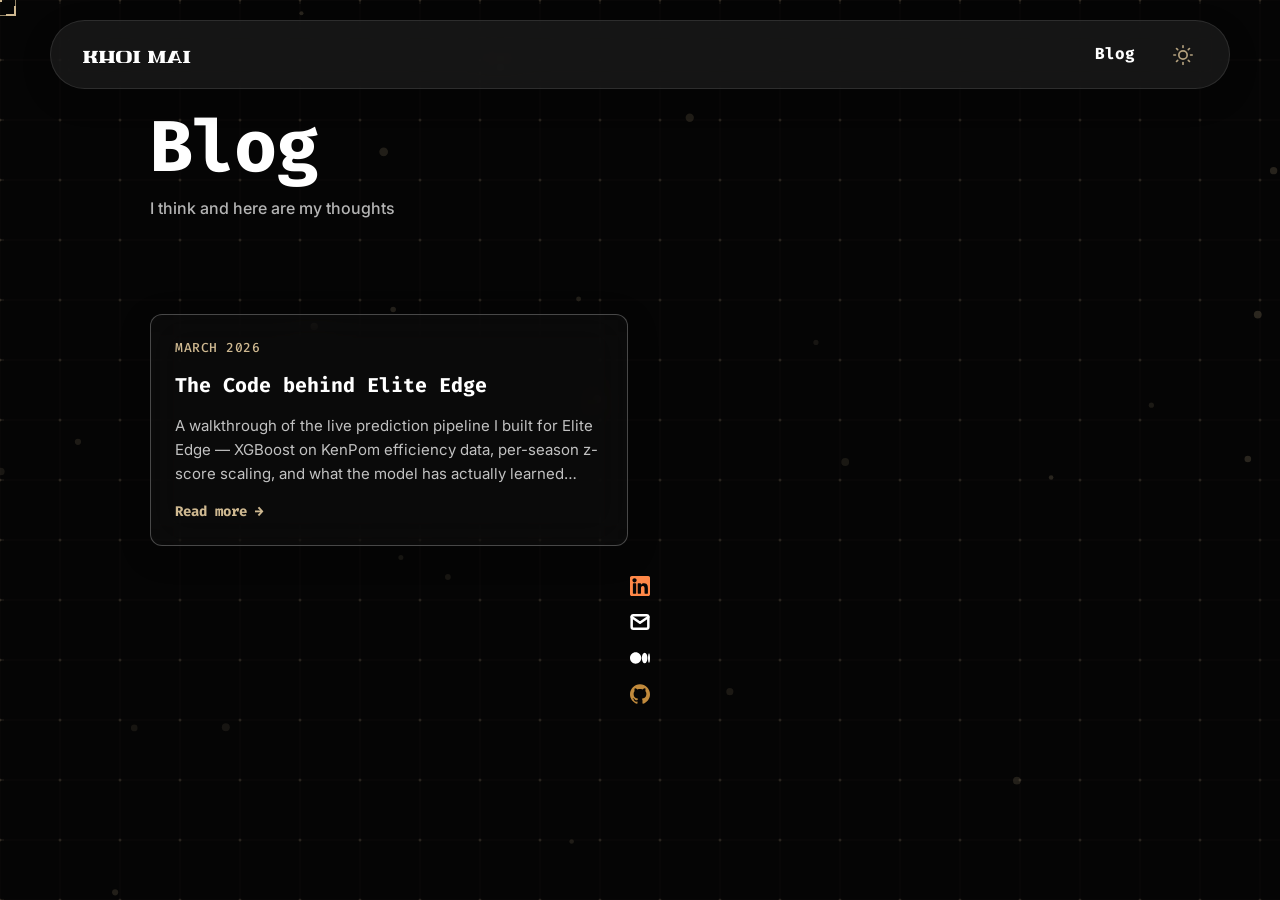
<file: blog.html>
<!DOCTYPE html>
<html lang="en">

<head>
  <meta charset="utf-8">
  <link rel="icon" href="./assets/images/uni.jpg" />
  <title>Blog | Khoi Mai</title>
  <meta name="description" content="Thoughts on everything and anything.">
  <meta name="viewport" content="width=device-width, initial-scale=1" />

  <link rel="preconnect" href="https://fonts.googleapis.com">
  <link rel="preconnect" href="https://fonts.gstatic.com" crossorigin>
  <link
    href="https://fonts.googleapis.com/css2?family=Inter:wght@400;500;700&family=Fira+Code:wght@400;500;700&display=swap"
    rel="stylesheet">

  <link rel="stylesheet" href="./css/layout.css">
  <link rel="stylesheet" href="./css/typography.css">
  <link rel="stylesheet" href="./css/utilities.css">
  <link rel="stylesheet" href="./css/light-mode.css">

  <script defer src="./js/script.js"></script>
</head>

<body>
  <!-- Custom Cursor -->
  <div class="cursor-dot" id="cursor-dot"></div>
  <div class="cursor-outline-wrapper" id="cursor-outline">
    <div class="cursor-outline"></div>
  </div>

  <div class="navbar">
    <a class="nav-title-link" href="./index.html">
      <span class="nav-title">Khoi Mai</span>
    </a>
    <div class="nav-right">
      <div class="nav-links">
        <a href="./blog.html">Blog</a>
      </div>
      <button type="button" id="theme-toggle" aria-label="Toggle light/dark mode" title="Toggle theme">
        <svg class="icon-sun" xmlns="http://www.w3.org/2000/svg" viewBox="0 0 24 24" fill="none" stroke="currentColor" stroke-width="2" stroke-linecap="round" stroke-linejoin="round">
          <circle cx="12" cy="12" r="5"/>
          <line x1="12" y1="1" x2="12" y2="3"/><line x1="12" y1="21" x2="12" y2="23"/>
          <line x1="4.22" y1="4.22" x2="5.64" y2="5.64"/><line x1="18.36" y1="18.36" x2="19.78" y2="19.78"/>
          <line x1="1" y1="12" x2="3" y2="12"/><line x1="21" y1="12" x2="23" y2="12"/>
          <line x1="4.22" y1="19.78" x2="5.64" y2="18.36"/><line x1="18.36" y1="5.64" x2="19.78" y2="4.22"/>
        </svg>
        <svg class="icon-moon" xmlns="http://www.w3.org/2000/svg" viewBox="0 0 24 24" fill="none" stroke="currentColor" stroke-width="2" stroke-linecap="round" stroke-linejoin="round" style="display:none;">
          <path d="M21 12.79A9 9 0 1 1 11.21 3 7 7 0 0 0 21 12.79z"/>
        </svg>
      </button>
    </div>
  </div>

  <div id="main-content">

    <div class="page-hero">
      <span class="main-title">Blog</span>
      <div class="body-text">I think and here are my thoughts</div>
    </div>

    <div class="blog-grid">

      <a class="blog-card" href="./blog-posts/a-decade-of-college-basketball.html">
        <span class="blog-card-date">March 2026</span>
        <span class="blog-card-title">The Code behind Elite Edge</span>
        <span class="blog-card-excerpt">A walkthrough of the live prediction pipeline I built for Elite Edge — XGBoost on KenPom efficiency data, per-season z-score scaling, and what the model has actually learned about March Madness.</span>
        <span class="blog-card-readmore">Read more &rarr;</span>
      </a>

    </div>

  </div>

  <div id="footer">
    <a class="icon-link" target="_blank" href="https://www.linkedin.com/in/khoi-maix/">
      <img src="./assets/icons/li.svg" class="footer-icon" />
    </a>
    <a class="icon-link" href="mailto:maixuankhoi05@gmail.com">
      <img src="./assets/icons/mail.svg" class="footer-icon" />
    </a>
    <a class="icon-link" target="_blank" href="https://medium.com/@maixuankhoi05">
      <img src="./assets/icons/Medium.svg" class="footer-icon" />
    </a>
    <a class="icon-link" target="_blank" href="https://github.com/khoimai05">
      <img src="./assets/icons/github.svg" class="footer-icon" />
    </a>
  </div>
</body>

</html>
</file>
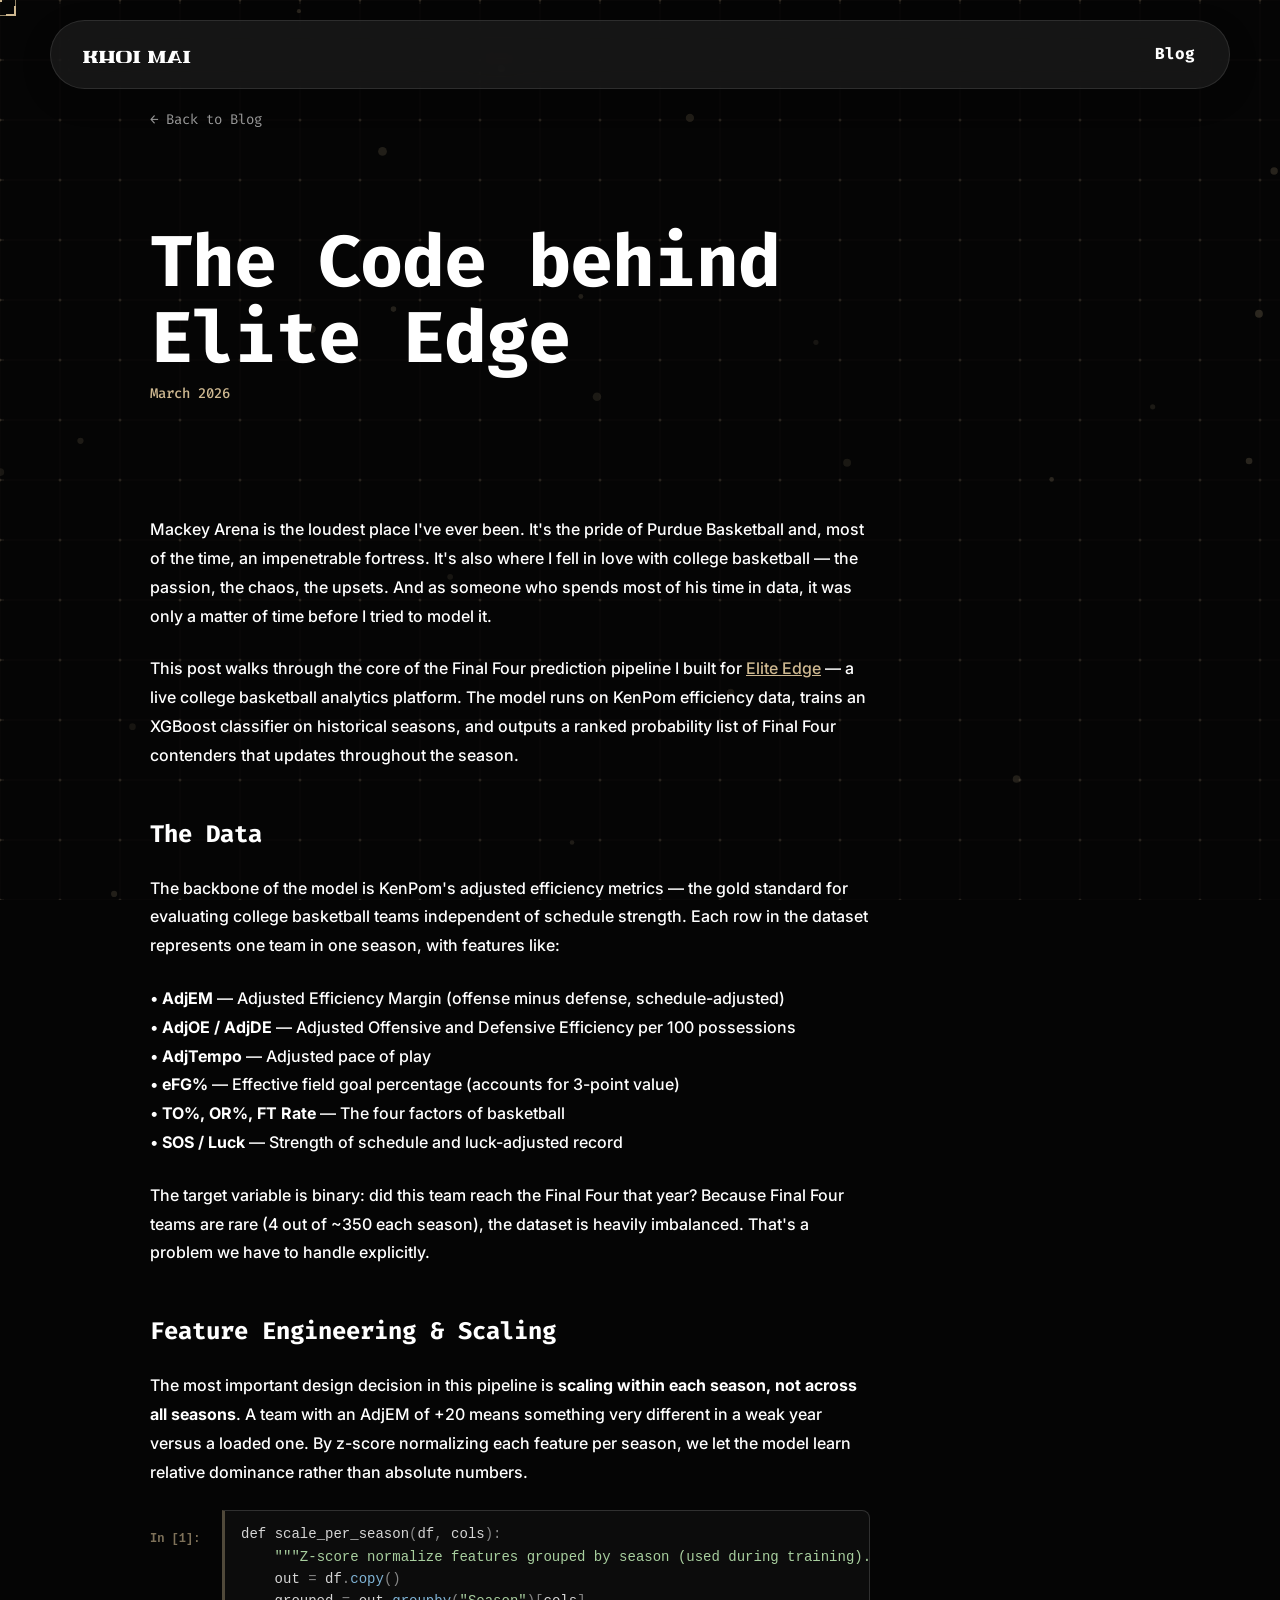
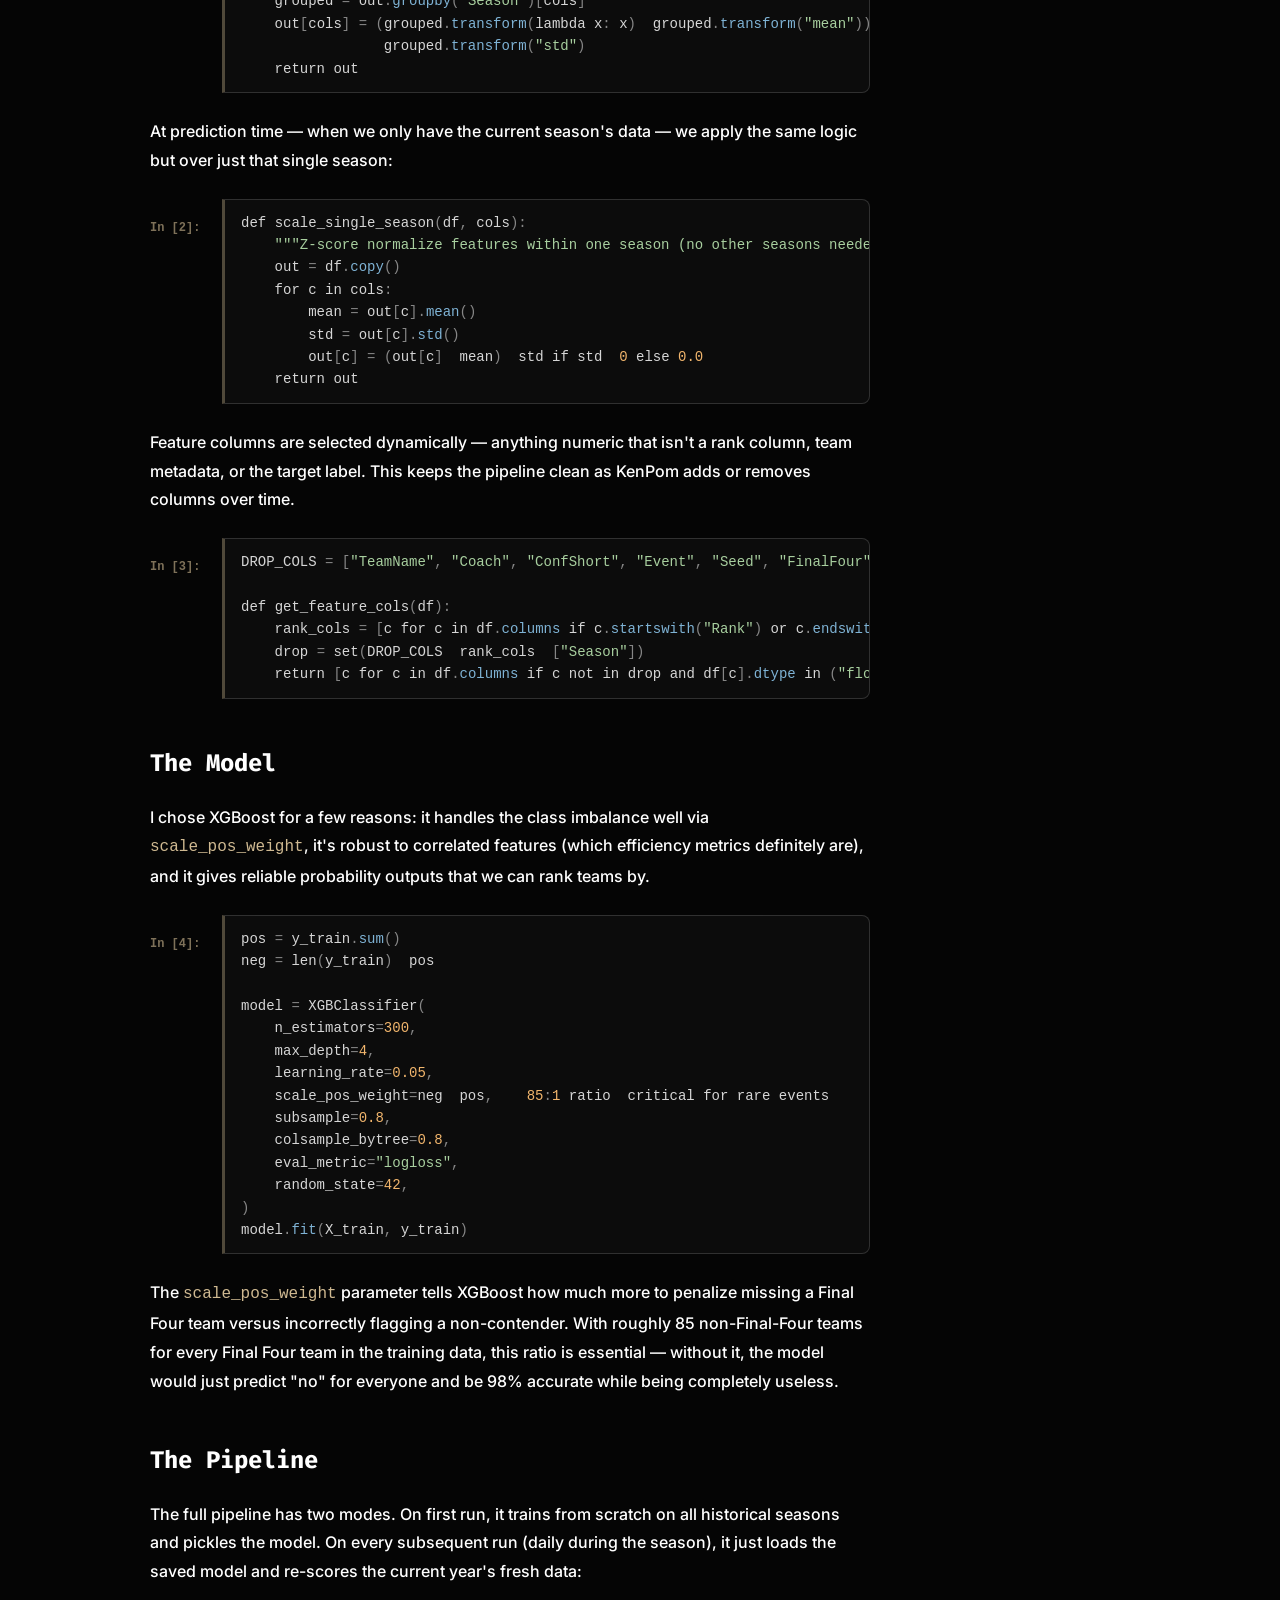
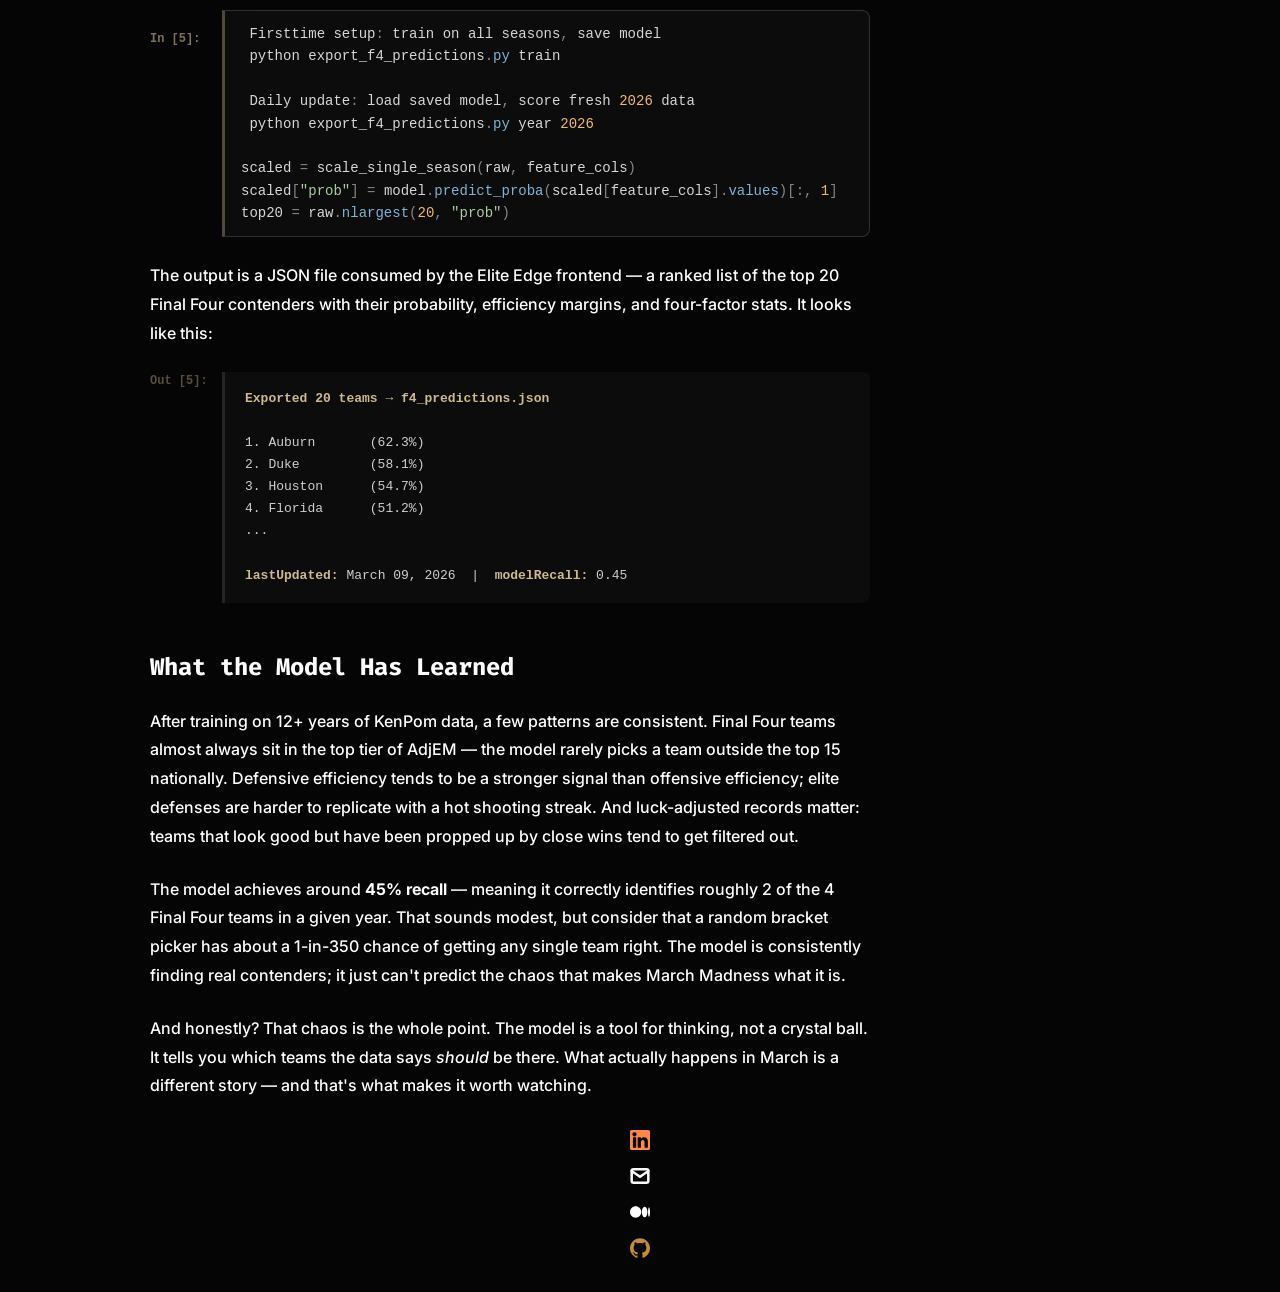
<file: blog-posts/a-decade-of-college-basketball.html>
<!DOCTYPE html>
<html lang="en">

<head>
  <meta charset="utf-8">
  <link rel="icon" href="../assets/images/uni.jpg" />
  <title>The Code behind Elite Edge | Khoi Mai</title>
  <meta name="description"
    content="How I built a live XGBoost pipeline on KenPom data to predict NCAA Final Four teams — and what the model actually looks for.">
  <meta name="viewport" content="width=device-width, initial-scale=1" />

  <link rel="preconnect" href="https://fonts.googleapis.com">
  <link rel="preconnect" href="https://fonts.gstatic.com" crossorigin>
  <link
    href="https://fonts.googleapis.com/css2?family=Inter:wght@400;500;700&family=Fira+Code:wght@400;500;700&display=swap"
    rel="stylesheet">

  <link rel="stylesheet" href="../css/layout.css">
  <link rel="stylesheet" href="../css/typography.css">
  <link rel="stylesheet" href="../css/utilities.css">

  <script defer src="../js/script.js"></script>
</head>

<body>
  <!-- Custom Cursor -->
  <div class="cursor-dot" id="cursor-dot"></div>
  <div class="cursor-outline-wrapper" id="cursor-outline">
    <div class="cursor-outline"></div>
  </div>

  <div class="navbar">
    <a class="nav-title-link" href="../index.html">
      <span class="nav-title">Khoi Mai</span>
    </a>
    <div class="nav-right">
      <div class="nav-links">
        <a href="../blog.html">Blog</a>
      </div>
    </div>
  </div>

  <div id="main-content">

    <a class="blog-back-link" href="../blog.html">&larr; Back to Blog</a>

    <div class="blog-post-meta">
      <span class="main-title">The Code behind Elite Edge</span>
      <span class="blog-post-date">March 2026</span>
    </div>

    <div class="long-form-content">

      <div class="body-text">Mackey Arena is the loudest place I've ever been. It's the pride of Purdue Basketball and,
        most of the time, an impenetrable fortress. It's also where I fell in love with college basketball — the
        passion, the chaos, the upsets. And as someone who spends most of his time in data, it was only a matter of
        time before I tried to model it.</div>

      <div class="body-text">This post walks through the core of the Final Four prediction pipeline I built for
        <a href="https://www.eliteedge.one/" target="_blank" style="color: #CFB991;">Elite Edge</a> — a live college
        basketball analytics platform. The model runs on KenPom efficiency data, trains an XGBoost classifier on
        historical seasons, and outputs a ranked probability list of Final Four contenders that updates throughout the
        season.</div>

      <span class="subheader-text">The Data</span>

      <div class="body-text">The backbone of the model is KenPom's adjusted efficiency metrics — the gold standard for
        evaluating college basketball teams independent of schedule strength. Each row in the dataset represents one
        team in one season, with features like:</div>

      <div class="body-text">
        &bull; <strong>AdjEM</strong> — Adjusted Efficiency Margin (offense minus defense, schedule-adjusted)<br>
        &bull; <strong>AdjOE / AdjDE</strong> — Adjusted Offensive and Defensive Efficiency per 100 possessions<br>
        &bull; <strong>AdjTempo</strong> — Adjusted pace of play<br>
        &bull; <strong>eFG%</strong> — Effective field goal percentage (accounts for 3-point value)<br>
        &bull; <strong>TO%, OR%, FT Rate</strong> — The four factors of basketball<br>
        &bull; <strong>SOS / Luck</strong> — Strength of schedule and luck-adjusted record
      </div>

      <div class="body-text">The target variable is binary: did this team reach the Final Four that year? Because Final
        Four teams are rare (4 out of ~350 each season), the dataset is heavily imbalanced. That's a problem we have
        to handle explicitly.</div>

      <span class="subheader-text">Feature Engineering & Scaling</span>

      <div class="body-text">The most important design decision in this pipeline is <strong>scaling within each season,
        not across all seasons</strong>. A team with an AdjEM of +20 means something very different in a weak year
        versus a loaded one. By z-score normalizing each feature per season, we let the model learn relative dominance
        rather than absolute numbers.</div>

      <div class="nb-cell">
        <span class="nb-prompt">In [1]:</span>
        <pre><code>def scale_per_season(df, cols):
    """Z-score normalize features grouped by season (used during training)."""
    out = df.copy()
    grouped = out.groupby("Season")[cols]
    out[cols] = (grouped.transform(lambda x: x) - grouped.transform("mean")) \
                / grouped.transform("std")
    return out</code></pre>
      </div>

      <div class="body-text">At prediction time — when we only have the current season's data — we apply the same
        logic but over just that single season:</div>

      <div class="nb-cell">
        <span class="nb-prompt">In [2]:</span>
        <pre><code>def scale_single_season(df, cols):
    """Z-score normalize features within one season (no other seasons needed)."""
    out = df.copy()
    for c in cols:
        mean = out[c].mean()
        std = out[c].std()
        out[c] = (out[c] - mean) / std if std > 0 else 0.0
    return out</code></pre>
      </div>

      <div class="body-text">Feature columns are selected dynamically — anything numeric that isn't a rank column,
        team metadata, or the target label. This keeps the pipeline clean as KenPom adds or removes columns over
        time.</div>

      <div class="nb-cell">
        <span class="nb-prompt">In [3]:</span>
        <pre><code>DROP_COLS = ["TeamName", "Coach", "ConfShort", "Event", "Seed", "FinalFour"]

def get_feature_cols(df):
    rank_cols = [c for c in df.columns if c.startswith("Rank") or c.endswith("Rank")]
    drop = set(DROP_COLS + rank_cols + ["Season"])
    return [c for c in df.columns if c not in drop and df[c].dtype in ("float64", "int64")]</code></pre>
      </div>

      <span class="subheader-text">The Model</span>

      <div class="body-text">I chose XGBoost for a few reasons: it handles the class imbalance well via
        <code>scale_pos_weight</code>, it's robust to correlated features (which efficiency metrics definitely are),
        and it gives reliable probability outputs that we can rank teams by.</div>

      <div class="nb-cell">
        <span class="nb-prompt">In [4]:</span>
        <pre><code>pos = y_train.sum()
neg = len(y_train) - pos

model = XGBClassifier(
    n_estimators=300,
    max_depth=4,
    learning_rate=0.05,
    scale_pos_weight=neg / pos,   # ~85:1 ratio — critical for rare events
    subsample=0.8,
    colsample_bytree=0.8,
    eval_metric="logloss",
    random_state=42,
)
model.fit(X_train, y_train)</code></pre>
      </div>

      <div class="body-text">The <code>scale_pos_weight</code> parameter tells XGBoost how much more to penalize
        missing a Final Four team versus incorrectly flagging a non-contender. With roughly 85 non-Final-Four teams
        for every Final Four team in the training data, this ratio is essential — without it, the model would just
        predict "no" for everyone and be 98% accurate while being completely useless.</div>

      <span class="subheader-text">The Pipeline</span>

      <div class="body-text">The full pipeline has two modes. On first run, it trains from scratch on all historical
        seasons and pickles the model. On every subsequent run (daily during the season), it just loads the saved
        model and re-scores the current year's fresh data:</div>

      <div class="nb-cell">
        <span class="nb-prompt">In [5]:</span>
        <pre><code># First-time setup: train on all seasons, save model
# python export_f4_predictions.py --train

# Daily update: load saved model, score fresh 2026 data
# python export_f4_predictions.py --year 2026

scaled = scale_single_season(raw, feature_cols)
scaled["prob"] = model.predict_proba(scaled[feature_cols].values)[:, 1]
top20 = raw.nlargest(20, "prob")</code></pre>
      </div>

      <div class="body-text">The output is a JSON file consumed by the Elite Edge frontend — a ranked list of the top
        20 Final Four contenders with their probability, efficiency margins, and four-factor stats. It looks like
        this:</div>

      <div class="nb-cell nb-output">
        <span class="nb-prompt">Out [5]:</span>
        <div class="nb-output-content">
          <strong>Exported 20 teams → f4_predictions.json</strong><br><br>
          1. Auburn &nbsp;&nbsp;&nbsp;&nbsp;&nbsp; (62.3%)<br>
          2. Duke &nbsp;&nbsp;&nbsp;&nbsp;&nbsp;&nbsp;&nbsp; (58.1%)<br>
          3. Houston &nbsp;&nbsp;&nbsp;&nbsp; (54.7%)<br>
          4. Florida &nbsp;&nbsp;&nbsp;&nbsp; (51.2%)<br>
          ...<br><br>
          <strong>lastUpdated:</strong> March 09, 2026 &nbsp;|&nbsp; <strong>modelRecall:</strong> 0.45
        </div>
      </div>

      <span class="subheader-text">What the Model Has Learned</span>

      <div class="body-text">After training on 12+ years of KenPom data, a few patterns are consistent. Final Four
        teams almost always sit in the top tier of AdjEM — the model rarely picks a team outside the top 15
        nationally. Defensive efficiency tends to be a stronger signal than offensive efficiency; elite defenses are
        harder to replicate with a hot shooting streak. And luck-adjusted records matter: teams that look good but
        have been propped up by close wins tend to get filtered out.</div>

      <div class="body-text">The model achieves around <strong>45% recall</strong> — meaning it correctly identifies
        roughly 2 of the 4 Final Four teams in a given year. That sounds modest, but consider that a random bracket
        picker has about a 1-in-350 chance of getting any single team right. The model is consistently finding real
        contenders; it just can't predict the chaos that makes March Madness what it is.</div>

      <div class="body-text">And honestly? That chaos is the whole point. The model is a tool for thinking, not a
        crystal ball. It tells you which teams the data says <em>should</em> be there. What actually happens in
        March is a different story — and that's what makes it worth watching.</div>

    </div>

  </div>

  <div id="footer">
    <a class="icon-link" target="_blank" href="https://www.linkedin.com/in/khoi-maix/">
      <img src="../assets/icons/li.svg" class="footer-icon" />
    </a>
    <a class="icon-link" href="mailto:maixuankhoi05@gmail.com">
      <img src="../assets/icons/mail.svg" class="footer-icon" />
    </a>
    <a class="icon-link" target="_blank" href="https://medium.com/@maixuankhoi05">
      <img src="../assets/icons/Medium.svg" class="footer-icon" />
    </a>
    <a class="icon-link" target="_blank" href="https://github.com/khoimai05">
      <img src="../assets/icons/github.svg" class="footer-icon" />
    </a>
  </div>
</body>

</html>
</file>
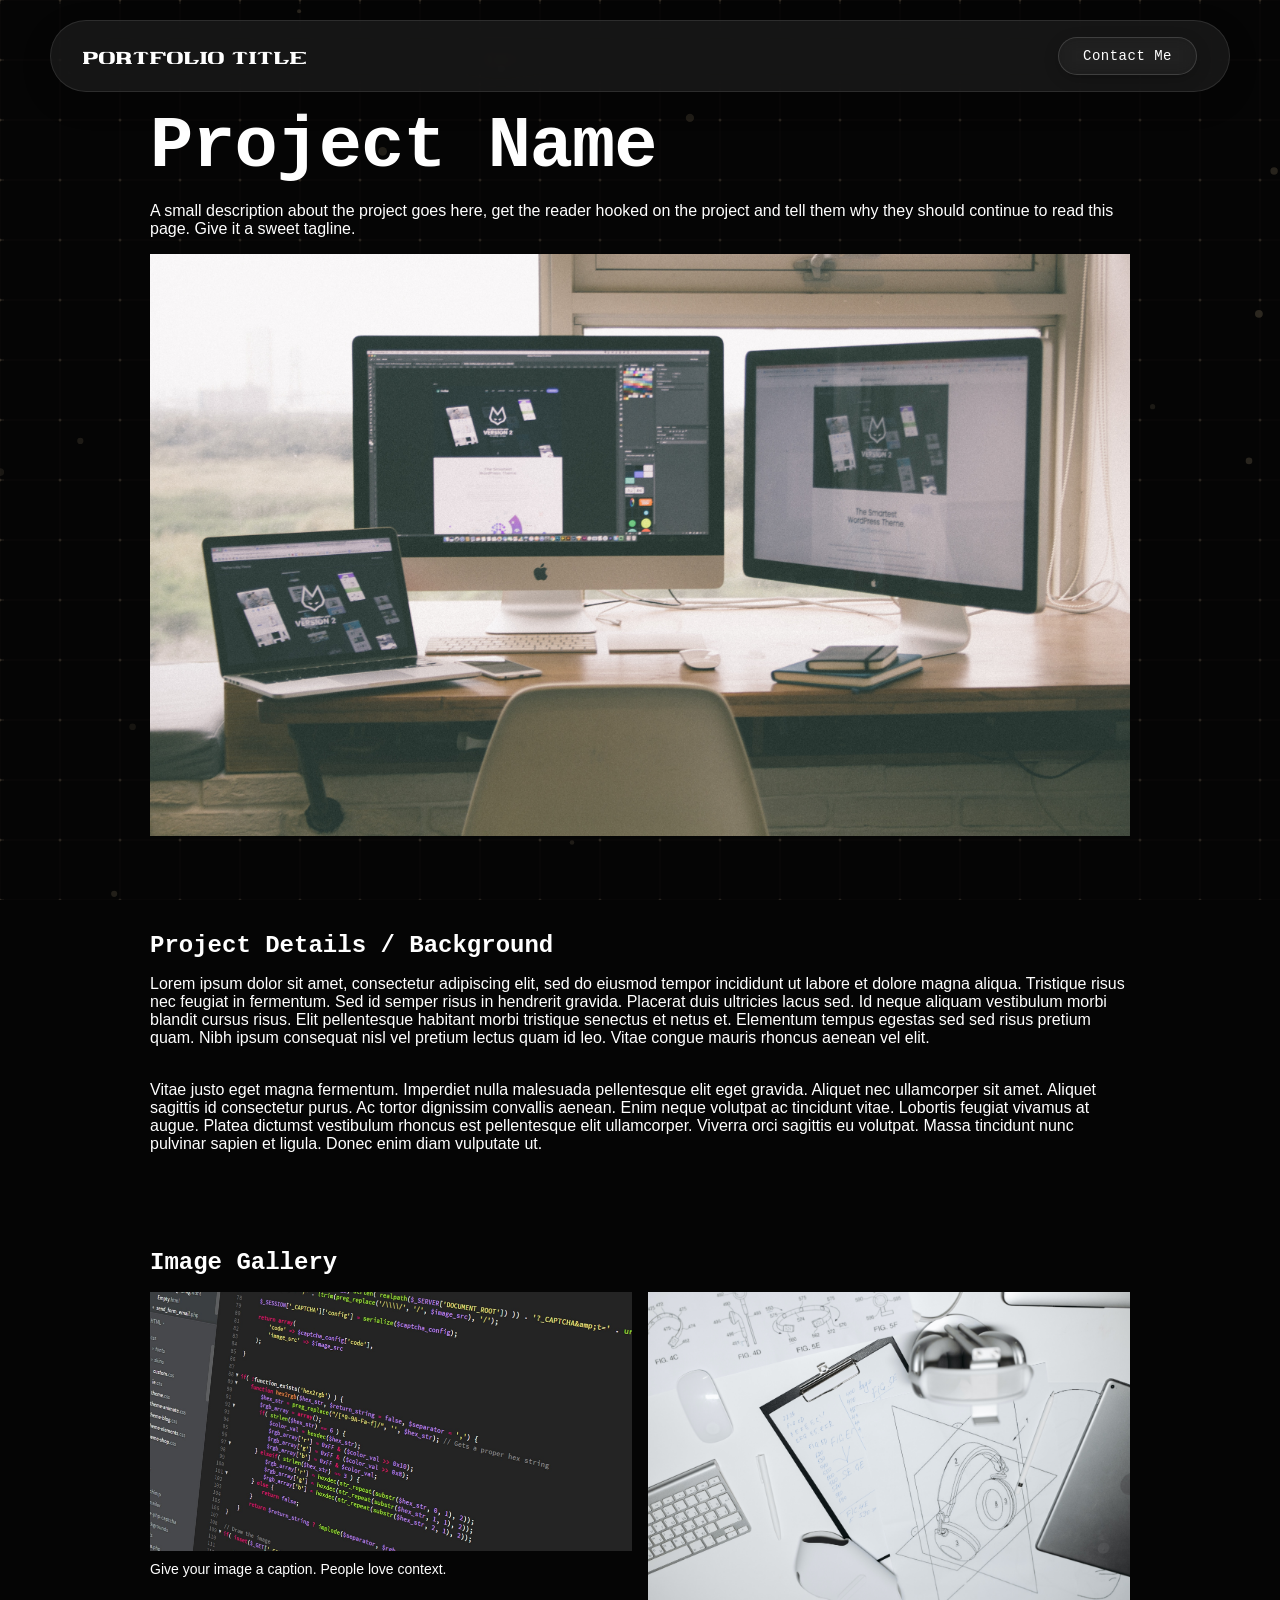
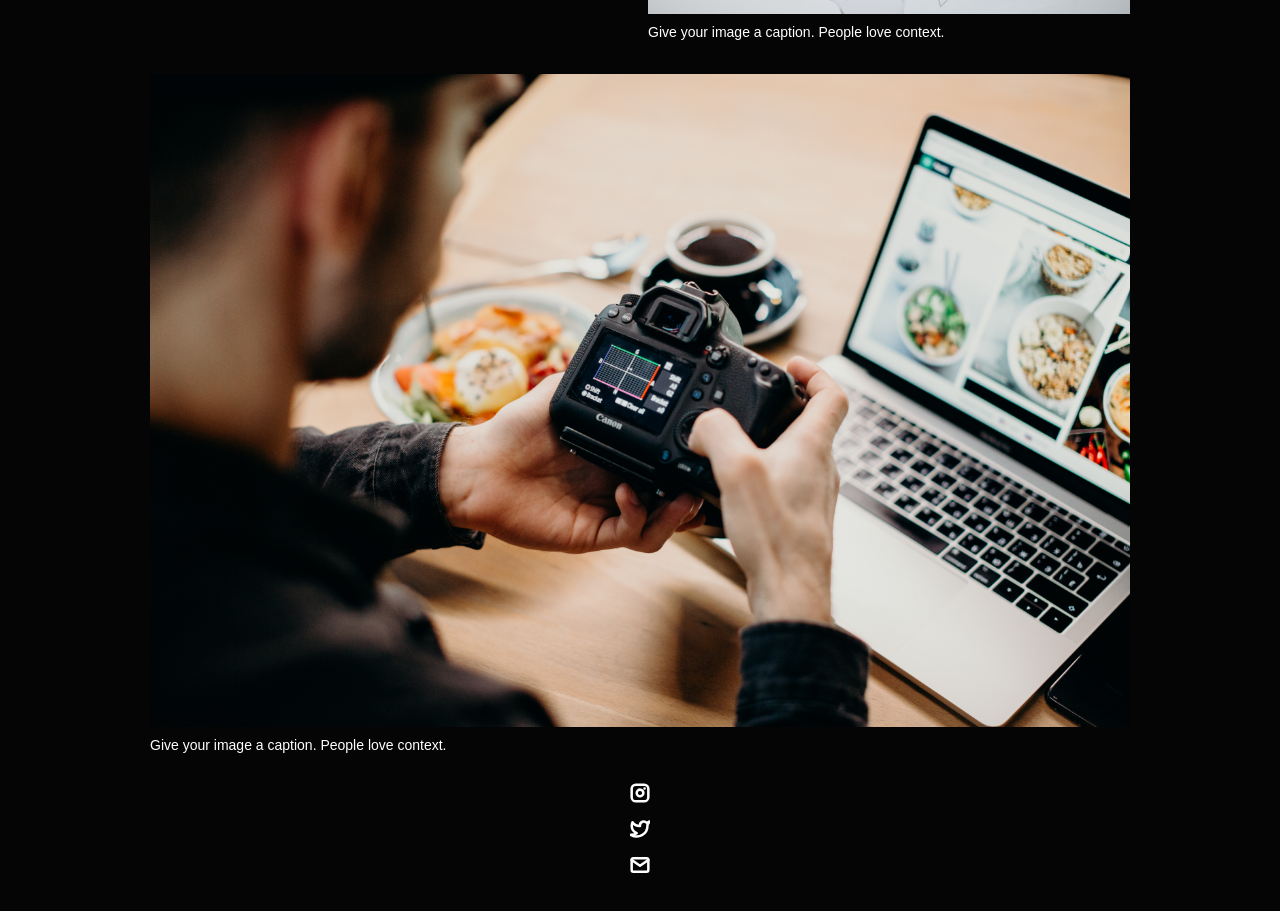
<file: project-pages/project-template.html>
<!-- 
  IMPORTANT! 
  
  Keep this file unchanged to use as a template for all future project pages. 

  For every new project you add to your portfolio, make a copy of this file in the
  'project-pages' folder with a name related to the project.
-->


<!DOCTYPE html>
<html lang="en">
	<head>
		<meta charset="utf-8">
    <!-- 
      TODO

      Upload your Unemployable (or whatever photo you like) to the assets/images folder
      and change the name of the image below to match the uploaded one

      Change the title in the <title> tag to whatever you would like the title of your portfolio to be

      This should be the same across all pages.
     -->
     <link rel="icon" href="../assets/images/1311.png" />
     <title>Unemployables Portfolio</title>
    <meta name="description" content="A portfolio template for the Unemployables community.">
    <meta name="viewport" content="width=device-width, initial-scale=1" />

		<link rel="stylesheet" href="../css/layout.css">
    <link rel="stylesheet" href="../css/typography.css">
    <link rel="stylesheet" href="../css/utilities.css">

		<script defer src="../js/script.js"></script>
	</head>
	<body>
    <!-- NAVBAR -->
    <div class="navbar">
      <a class="nav-title-link" href="../index.html">
        <!-- 
          TODO - Change the "Portfolio Title" to whatever you want displayed in the top left

          (this should be the same across all pages)
         -->
        <span class="nav-title">Portfolio Title</span>
        <!-- 
          TODO - Change the email after 'mailto:' to your email address for contact 
        
          (this should be the same across all pages)
        -->
        <a class="button" href="mailto:whitevans.eth@gmail.com">
          <span class="button-text">Contact Me</span>
        </a>
      </a>
    </div>

    <!-- MAIN PAGE CONTENT -->
    <div id="main-content">

      <!-- PROJECT HEADER -->
      <div id="project-header">
          <!-- 
            TODO

            - Change the 'main-title' text to the name of your project
            - Change the 'body-text' text to a short and sweet description of your project (maybe the same as the one on the project card)
            - Change "desktop.jpeg" to the image filename you uploaded in the assets/images folder.
          -->
        <div class="main-title">Project Name</div>
        <div class="body-text">A small description about the project goes here, get the reader hooked on the project and tell them why they should continue to read this page. Give it a sweet tagline.</div>
        <image class="project-header-image" src="../assets/images/desktop.jpeg">
      </div>

      <!-- PROJECT DETAILS -->
      <!-- 
        TODO

        - Change the 'subheader-text' to whatever header you want for project details
        - Add paragraphs using the <div class="body-text"></div> elements in the "project-details-content"
      -->
      <div id="project-details">
        <div class="subheader-text">Project Details / Background</div>
        <div class="project-details-content">
          <div class="body-text">Lorem ipsum dolor sit amet, consectetur adipiscing elit, sed do eiusmod tempor incididunt ut labore et dolore magna aliqua. Tristique risus nec feugiat in fermentum. Sed id semper risus in hendrerit gravida. Placerat duis ultricies lacus sed. Id neque aliquam vestibulum morbi blandit cursus risus. Elit pellentesque habitant morbi tristique senectus et netus et. Elementum tempus egestas sed sed risus pretium quam. Nibh ipsum consequat nisl vel pretium lectus quam id leo. Vitae congue mauris rhoncus aenean vel elit.</div>
          <div class="body-text">Vitae justo eget magna fermentum. Imperdiet nulla malesuada pellentesque elit eget gravida. Aliquet nec ullamcorper sit amet. Aliquet sagittis id consectetur purus. Ac tortor dignissim convallis aenean. Enim neque volutpat ac tincidunt vitae. Lobortis feugiat vivamus at augue. Platea dictumst vestibulum rhoncus est pellentesque elit ullamcorper. Viverra orci sagittis eu volutpat. Massa tincidunt nunc pulvinar sapien et ligula. Donec enim diam vulputate ut.</div>
        </div>
      </div>

      <!-- IMAGE GALLERY -->
      <div id="project-gallery">
        <!-- TODO - Change the 'subheader-text' to whatever you want the Gallery section header to say -->
        <div class="subheader-text">Image Gallery</div>
        <div class="project-gallery-content">
            <!-- 
              TODO

              This is where the images in the gallery live. Here's a simple gallery image for you to copy:

              Full Width Image:

                <div class="gallery-image-container">
                  <img src="../assets/images/IMAGE_NAME" class="gallery-image">
                  <span class="image-caption">IMAGE_CAPTION</span>
                </div>

              Half Width Image: 

                <div class="gallery-image-container half-width">
                  <img src="../assets/images/IMAGE_NAME" class="gallery-image">
                  <span class="image-caption">IMAGE_CAPTION</span>
                </div>

              - To add an image to the this area, copy one of the above, paste it below this comment, and change the following:
                  - IMAGE_NAME: the name of the image file in assets/images
                  - IMAGE_CAPTION: to the caption of the image
            -->
            <div class="gallery-image-container half-width">
              <img src="../assets/images/code.jpeg" class="gallery-image">
              <span class="image-caption">Give your image a caption. People love context.</span>
            </div>
            <div class="gallery-image-container half-width">
              <img src="../assets/images/sketchbook.jpeg" class="gallery-image">
              <span class="image-caption">Give your image a caption. People love context.</span>
            </div>
            <div class="gallery-image-container">
              <img src="../assets/images/camera.jpeg" class="gallery-image">
              <span class="image-caption">Give your image a caption. People love context.</span>
            </div>
        </div>
      </div>
    </div>

    <!-- FOOTER -->
    <div id="footer">
      <!-- 
        TODO - Change href to your Instagram account (can also delete entire "a" element if no Instagram) 

        This should be the same across all pages.
      -->
      <a class="icon-link" target="_blank" href="https://twitter.com/whitevans_eth">
        <image src="../assets/icons/instagram.svg" class="footer-icon"/>
      </a>
      <!-- 
        TODO - Change href to your Twitter account (can also delete entire "a" element if no Twitter) 
      
        This should be the same across all pages.
      -->
      <a class="icon-link" target="_blank" href="https://twitter.com/whitevans_eth">
        <image src="../assets/icons/twitter.svg" class="footer-icon"/>
      </a>
      <!-- 
        TODO - Change the email after "mailto" to your contact email 
      
        This should be the same across all pages.
      -->
      <a class="icon-link" href="mailto:whitevans.eth@gmail.com">
        <image src="../assets/icons/mail.svg" class="footer-icon"/>
      </a>
    </div>

	</body>
</html>
</file>
<file: css/layout.css>
* {
  box-sizing: border-box;
}

html {
  text-size-adjust: none;
  -webkit-text-size-adjust: none;
  -moz-text-size-adjust: none;
  -ms-text-size-adjust: none;
}

body {
  margin: 0;
  -webkit-font-smoothing: antialiased;
  -moz-osx-font-smoothing: grayscale;
}




/* Main Page Layout */

#main-content {
  margin: 110px 250px 0;
  display: flex;
  flex-direction: column;
  gap: 96px;
}




/* Portfolio Header */

#portfolio-header {
  display: flex;
  gap: clamp(40px, 6vw, 88px);
  align-items: center;
}

#portfolio-header-image-container {
  display: flex;
  flex-direction: column;
  gap: 10px;
  flex: 0 1 42%;
  min-width: 0;
}

.portfolio-header-image {
  width: 100%;
  height: auto;
  border-radius: 16px;
  border: 1px solid rgba(255, 255, 255, 0.1);
  box-shadow: 0 18px 48px rgba(0, 0, 0, 0.28);
}

#portfolio-header-text-container {
  display: flex;
  flex-direction: column;
  gap: 34px;
  flex: 1 1 58%;
  min-width: 0;
  padding-left: clamp(24px, 3vw, 44px);
  border-left: 1px solid rgba(207, 185, 145, 0.45);
  animation: fadeInUp 1s cubic-bezier(0.25, 0.8, 0.25, 1) forwards;
  opacity: 0;
  transform: translateY(30px);
}

@keyframes fadeInUp {
  to {
    opacity: 1;
    transform: translateY(0);
  }
}




/* About Section */

#about-section {
  display: flex;
  flex-direction: column;
  gap: 16px;
}

.about-section-content {
  display: flex;
  flex-direction: column;
  gap: 34px;
}


/* Skills Section */

#skills-section {
  display: flex;
  flex-direction: column;
  gap: 16px;
}

.skills-content {
  display: flex;
  flex-wrap: wrap;
  gap: 12px;
}

.skills-label {
  width: 100%;
  margin-bottom: 4px;
  color: rgba(255, 255, 255, 0.8);
}

.skill-pill {
  font-size: 14px;
  font-weight: 500;
  padding: 8px 16px;
  border-radius: 50px;
  border: 1px solid rgba(207, 185, 145, 0.5);
  background: rgba(207, 185, 145, 0.1);
  color: #CFB991;
  display: flex;
  align-items: center;
  gap: 6px;
  transition: all 0.3s ease;
}

.skill-pill:hover {
  background: rgba(207, 185, 145, 0.25);
  border-color: #CFB991;
  transform: translateY(-2px);
  box-shadow: 0 4px 12px rgba(207, 185, 145, 0.2);
}

.skill-pill i {
  font-size: 18px;
}

.skill-icon {
  width: 18px;
  height: 18px;
  /* Hex to CSS Filter for #CFB991 */
  filter: brightness(0) saturate(100%) invert(80%) sepia(21%) saturate(308%) hue-rotate(352deg) brightness(88%) contrast(90%);
}


/* Project Section */

#work-experience-section,
#projects-hackathon-section {
  display: flex;
  flex-direction: column;
  gap: 14px;
  scroll-margin-top: 100px;
}

.projects-container {
  display: flex;
  gap: 24px;
  flex-direction: column;
}

#github-section,
#about-section,
#skills-section,
#sql-section,
#work-experience-section,
#projects-hackathon-section {
  position: relative;
  padding-top: 32px;
}

#github-section::before,
#about-section::before,
#skills-section::before,
#sql-section::before,
#work-experience-section::before,
#projects-hackathon-section::before {
  content: "";
  position: absolute;
  top: 0;
  left: 0;
  width: 100%;
  height: 1px;
  background: linear-gradient(90deg, rgba(207, 185, 145, 0.38), rgba(207, 185, 145, 0.08) 42%, transparent 82%);
}

/* Project Cards */

.project-card {
  max-width: 100%;
  display: flex;
  flex-direction: row;
  align-items: center;
  gap: 34px;
  background: rgba(42, 42, 42, 0.15);
  backdrop-filter: blur(20px) saturate(180%);
  -webkit-backdrop-filter: blur(20px) saturate(180%);
  border: 1px solid rgba(255, 255, 255, 0.15);
  border-radius: 12px;
  padding: 16px;
  box-shadow: 0 8px 32px 0 rgba(0, 0, 0, 0.2), inset 0 1px 1px rgba(255, 255, 255, 0.05);
  position: relative;
  overflow: hidden;
}

.project-card::before {
  content: "";
  position: absolute;
  top: 0;
  left: 0;
  right: 0;
  bottom: 0;
  border-radius: 12px;
  padding: 1px;
  background: linear-gradient(135deg, rgba(207, 185, 145, 0.24), transparent 50%, rgba(207, 185, 145, 0.06));
  -webkit-mask: linear-gradient(#fff 0 0) content-box, linear-gradient(#fff 0 0);
  -webkit-mask-composite: xor;
  mask: linear-gradient(#fff 0 0) content-box, linear-gradient(#fff 0 0);
  mask-composite: exclude;
  opacity: 0;
  transition: opacity 0.3s ease;
  pointer-events: none;
}

.project-card:hover::before {
  opacity: 1;
}

.project-card-text-container {
  flex: 1;
  min-width: 0;
  flex-direction: column;
  display: flex;
  gap: 8px;
}

.experience-heading {
  display: flex;
  justify-content: space-between;
  align-items: baseline;
  gap: 16px;
  width: 100%;
}

.experience-heading .project-title {
  min-width: 0;
}

.experience-dates {
  flex-shrink: 0;
  font-family: 'Fira Code', monospace;
  font-size: 12px;
  font-weight: 400;
  color: rgba(255, 255, 255, 0.45);
  white-space: nowrap;
}

.experience-meta {
  font-family: 'Fira Code', monospace;
  font-size: 13px;
  font-weight: 500;
  color: rgba(207, 185, 145, 0.72);
}

.project-image {
  width: 250px;
  height: 180px;
  border-radius: 8px;
  flex-shrink: 0;
  object-fit: cover;
  object-position: center;
  transition: transform 0.5s cubic-bezier(0.25, 0.8, 0.25, 1), filter 0.5s ease;
  overflow: hidden;
  filter: grayscale(28%) contrast(106%) brightness(0.88);
}




/* Project Pages */

#project-header {
  display: flex;
  flex-direction: column;
  gap: 16px;
}

.project-header-image {
  width: 100%;
  height: auto;
}

#project-details {
  display: flex;
  flex-direction: column;
  gap: 16px;
}

.project-details-content {
  display: flex;
  flex-direction: column;
  gap: 34px;
}

/* Project Gallery */

#project-gallery {
  display: flex;
  flex-direction: column;
  gap: 16px;
}

.project-gallery-content {
  display: flex;
  flex-wrap: wrap;
  gap: 34px 16px;
}

.gallery-image-container {
  width: 100%;
  display: flex;
  flex-direction: column;
  gap: 10px;
}

.gallery-image-container.half-width {
  width: calc((100% - 16px) / 2);
}

.gallery-image {
  width: 100%;
  height: auto;
}


/* Long-Form Content (Journey + Blog Posts) */

.long-form-content {
  max-width: 720px;
  display: flex;
  flex-direction: column;
  gap: 24px;
}

.long-form-content .body-text {
  line-height: 1.8;
}

.long-form-content .subheader-text {
  margin-top: 24px;
}

.long-form-content pre {
  background: rgba(255, 255, 255, 0.06);
  border: 1px solid rgba(255, 255, 255, 0.15);
  border-radius: 8px;
  padding: 20px;
  overflow-x: auto;
  font-size: 14px;
  line-height: 1.6;
}

.long-form-content code {
  font-family: Menlo, Consolas, 'Courier New', monospace;
  color: #CFB991;
}

/* Jupyter Notebook Cells */

.nb-section-comment {
  font-family: Menlo, Consolas, 'Courier New', monospace;
  font-size: 13px;
  color: rgba(207, 185, 145, 0.45);
  letter-spacing: 0.02em;
  margin-bottom: -4px;
}

.nb-section-comment::after {
  content: "_";
  margin-left: 2px;
  animation: nb-caret-blink 1.2s steps(1) infinite;
}

@keyframes nb-caret-blink {
  0%, 50% { opacity: 1; }
  50.01%, 100% { opacity: 0; }
}

.nb-cell {
  position: relative;
  padding-left: 72px;
}

.nb-prompt {
  position: absolute;
  left: 0;
  top: 0;
  font-family: Menlo, Consolas, 'Courier New', monospace;
  font-size: 12px;
  font-weight: 700;
  color: rgba(207, 185, 145, 0.6);
  white-space: nowrap;
  user-select: none;
  line-height: 1.6;
  padding-top: 20px;
}

.nb-cell pre {
  margin: 0;
  border-left: 3px solid rgba(207, 185, 145, 0.35);
  border-radius: 0 8px 8px 0;
}

.nb-cell.nb-output {
  padding-left: 72px;
}

.nb-cell.nb-output .nb-prompt {
  color: rgba(207, 185, 145, 0.4);
  padding-top: 0;
}

.nb-cell.nb-output .nb-output-content {
  background: rgba(255, 255, 255, 0.03);
  border-left: 3px solid rgba(255, 255, 255, 0.1);
  border-radius: 0 8px 8px 0;
  padding: 16px 20px;
  font-family: Menlo, Consolas, 'Courier New', monospace;
  font-size: 13px;
  line-height: 1.7;
  color: rgba(255, 255, 255, 0.8);
}

.nb-cell.nb-output .nb-output-content strong {
  color: #CFB991;
}

/* Notebook syntax highlighting */
.nb-cell pre code .tok-var { color: #e8c97d; }
.nb-cell pre code .tok-attr { color: #7fb3d5; }
.nb-cell pre code .tok-str { color: #a8cf9f; }
.nb-cell pre code .tok-num { color: #f2b66d; }
.nb-cell pre code .tok-name { color: #d6d6d6; }
.nb-cell pre code .tok-op { color: rgba(255, 255, 255, 0.75); }
.nb-cell pre code .tok-punct { color: rgba(255, 255, 255, 0.5); }

/* In-prompt running state */
.nb-cell:not(.nb-output) .nb-prompt {
  transition: color 0.2s ease;
}

@media only screen and (max-width: 600px) {
  .nb-cell,
  .nb-cell.nb-output {
    padding-left: 0;
    padding-top: 28px;
  }

  .nb-prompt {
    position: absolute;
    top: 0;
    left: 0;
    padding-top: 0;
  }
}

.page-hero {
  display: flex;
  flex-direction: column;
  gap: 12px;
  max-width: 720px;
}

.page-hero .body-text {
  opacity: 0.7;
}


/* Blog Listing */

.blog-grid {
  display: flex;
  gap: 24px;
  flex-wrap: wrap;
}

.blog-card {
  flex: 1 1 calc((100% - 24px) / 2);
  max-width: calc((100% - 24px) / 2);
  display: flex;
  flex-direction: column;
  gap: 16px;
  background: rgba(42, 42, 42, 0.15);
  backdrop-filter: blur(20px) saturate(180%);
  -webkit-backdrop-filter: blur(20px) saturate(180%);
  border: 1px solid rgba(255, 255, 255, 0.25);
  border-radius: 12px;
  padding: 24px;
  box-shadow: 0 8px 32px 0 rgba(0, 0, 0, 0.2);
  text-decoration: none;
  color: inherit;
  transition: box-shadow 0.3s ease, border-color 0.3s ease, transform 0.3s ease;
}

.blog-card:hover {
  box-shadow: 0 10px 30px rgba(207, 185, 145, 0.3);
  border-color: rgba(207, 185, 145, 0.5);
  transform: translateY(-4px);
}

.blog-card-date {
  font-family: 'Fira Code', monospace;
  font-size: 13px;
  font-weight: 500;
  color: #CFB991;
  text-transform: uppercase;
  letter-spacing: 0.5px;
}

.blog-card-title {
  font-family: 'Fira Code', monospace;
  font-size: 20px;
  font-weight: 700;
  line-height: 1.3;
}

.blog-card-excerpt {
  font-size: 15px;
  font-weight: 400;
  line-height: 1.6;
  opacity: 0.75;
  overflow: hidden;
  text-overflow: ellipsis;
  display: -webkit-box;
  -webkit-line-clamp: 3;
  line-clamp: 3;
  -webkit-box-orient: vertical;
}

.blog-card-readmore {
  font-family: 'Fira Code', monospace;
  font-size: 14px;
  font-weight: 700;
  color: #CFB991;
  margin-top: auto;
}

.blog-post-meta {
  display: flex;
  flex-direction: column;
  gap: 8px;
  max-width: 720px;
  margin: 0 0 16px;
}

.blog-post-date {
  font-family: 'Fira Code', monospace;
  font-size: 14px;
  color: #CFB991;
  font-weight: 500;
}

.blog-back-link {
  font-family: 'Fira Code', monospace;
  font-size: 14px;
  color: rgba(255, 255, 255, 0.6);
  text-decoration: none;
  transition: color 0.2s ease;
  width: fit-content;
}

.blog-back-link:hover {
  color: #ffffff;
}


/* SQL Terminal Section */

#sql-section {
  display: flex;
  flex-direction: column;
  gap: 16px;
}

#sql-terminal {
  display: flex;
  flex-direction: column;
  gap: 16px;
  background: #050505;
  border: 1px solid #FFB000;
  border-radius: 4px;
  padding: 32px;
  font-family: Menlo, Consolas, 'Courier New', monospace;
  box-shadow: 0 0 20px rgba(255, 176, 0, 0.3), inset 0 0 15px rgba(255, 176, 0, 0.2);
  position: relative;
  overflow: hidden;
  text-shadow: 0 0 3px rgba(255, 176, 0, 0.6);
}

#sql-terminal::before {
  content: " ";
  display: block;
  position: absolute;
  top: 0; left: 0; bottom: 0; right: 0;
  background: linear-gradient(rgba(18, 16, 16, 0) 50%, rgba(0, 0, 0, 0.25) 50%), linear-gradient(90deg, rgba(255, 0, 0, 0.06), rgba(0, 255, 0, 0.02), rgba(0, 0, 255, 0.06));
  z-index: 2;
  background-size: 100% 4px, 6px 100%;
  pointer-events: none;
}

.sql-chips {
  display: flex;
  flex-wrap: wrap;
  gap: 8px;
}

.sql-chip {
  font-family: Menlo, Consolas, 'Courier New', monospace;
  font-size: 13px;
  color: rgba(255, 176, 0, 0.7);
  background: transparent;
  border: none;
  padding: 8px 8px;
  cursor: pointer;
  transition: opacity 0.2s ease;
  white-space: nowrap;
  letter-spacing: 0.3px;
}
.sql-chip::before { content: "[ "; }
.sql-chip::after { content: " ]"; }

.sql-chip:hover {
  color: #FFB000;
  text-shadow: 0 0 8px rgba(255, 176, 0, 0.8);
}

.sql-chip-active {
  background: rgba(255, 176, 0, 0.15);
  color: #FFB000;
  text-shadow: 0 0 5px rgba(255, 176, 0, 0.8);
}
.sql-chip-active::before { content: "> "; }
.sql-chip-active::after { content: ""; }

.sql-output {
  min-height: 120px;
  border-top: 1px solid rgba(255, 255, 255, 0.08);
  padding-top: 16px;
  overflow-x: auto;
}

.sql-echo {
  font-size: 13px;
  color: #FFB000;
  margin-bottom: 10px;
  opacity: 0.8;
}

.sql-result-table {
  margin: 0;
  font-size: 13px;
  line-height: 1.7;
  color: #FFB000;
  white-space: pre;
  overflow-x: auto;
  position: relative;
  z-index: 3;
}

.sql-rowcount {
  margin-top: 8px;
  font-size: 12px;
  color: #FFB000;
  opacity: 0.6;
}

.sql-error {
  font-size: 13px;
  color: #FF3333;
}

.sql-empty {
  font-size: 13px;
  color: #FFB000;
  opacity: 0.5;
}

.sql-empty::after {
  content: '█';
  display: inline-block;
  animation: blink-cursor 1.1s step-start infinite;
}

@keyframes blink-cursor {
  0%, 100% { opacity: 1; }
  50% { opacity: 0; }
}

@media only screen and (max-width: 600px) {
  #sql-terminal {
    padding: 16px;
  }

  .sql-chip {
    font-size: 11px;
  }

  .sql-result-table {
    font-size: 11px;
  }
}


/* Extra Extra large devices (large laptops and desktops, 1200px and below) */
@media only screen and (max-width: 1600px) {
  #main-content {
    margin: 110px 150px 0;
  }
}

/* Extra large devices (large laptops and desktops, 1200px and below) */
@media only screen and (max-width: 1200px) {
  #main-content {
    margin: 100px 100px 0;
  }
}

/* Large devices (laptops/desktops, 1000px and below) */
@media only screen and (max-width: 1000px) {
  #main-content {
    margin: 90px 75px 0;
  }
}

/* Small devices (portrait tablets and large phones, 800px and below) */
@media only screen and (max-width: 800px) {
  #main-content {
    margin: 80px 50px 0;
    gap: 72px;
  }

  #portfolio-header {
    flex-direction: column;
    align-items: stretch;
    gap: 36px;
  }

  #portfolio-header-image-container,
  #portfolio-header-text-container {
    flex-basis: auto;
  }

  #portfolio-header-text-container {
    padding-left: 0;
    padding-top: 28px;
    border-left: 0;
    border-top: 1px solid rgba(207, 185, 145, 0.35);
  }

  .main-title {
    font-size: 40px;
  }

  .project-card {
  max-width: 100%;
  display: flex;
  flex-direction: row;
  align-items: center;
  gap: 34px;
  background: rgba(42, 42, 42, 0.15);
  backdrop-filter: blur(20px) saturate(180%);
  -webkit-backdrop-filter: blur(20px) saturate(180%);
  border: 1px solid rgba(255, 255, 255, 0.15);
  border-radius: 12px;
  padding: 16px;
  box-shadow: 0 8px 32px 0 rgba(0, 0, 0, 0.2), inset 0 1px 1px rgba(255, 255, 255, 0.05);
  position: relative;
  overflow: hidden;
}
}

/* Small devices (portrait tablets and large phones, 600px and below) */
@media only screen and (max-width: 600px) {
  #main-content {
    margin: 75px 20px 0;
  }

  .main-title {
    font-size: 32px;
  }

  .project-card {
  max-width: 100%;
  display: flex;
  flex-direction: row;
  align-items: center;
  gap: 34px;
  background: rgba(42, 42, 42, 0.15);
  backdrop-filter: blur(20px) saturate(180%);
  -webkit-backdrop-filter: blur(20px) saturate(180%);
  border: 1px solid rgba(255, 255, 255, 0.15);
  border-radius: 12px;
  padding: 16px;
  box-shadow: 0 8px 32px 0 rgba(0, 0, 0, 0.2), inset 0 1px 1px rgba(255, 255, 255, 0.05);
  position: relative;
  overflow: hidden;
}

  .blog-card {
    flex: 1 1 100%;
    max-width: 100%;
  }
}

/* GitHub Section */

#github-section {
  display: flex;
  flex-direction: column;
  gap: 16px;
}

.github-section-hint {
  color: rgba(255, 255, 255, 0.7);
}

.github-graph-card {
  background: rgba(42, 42, 42, 0.15);
  backdrop-filter: blur(20px) saturate(180%);
  -webkit-backdrop-filter: blur(20px) saturate(180%);
  border: 1px solid rgba(255, 255, 255, 0.15);
  border-radius: 12px;
  padding: 20px;
  box-shadow: 0 8px 32px 0 rgba(0, 0, 0, 0.2), inset 0 1px 1px rgba(255, 255, 255, 0.05);

  overflow-x: auto;
  overflow-y: hidden;
  scrollbar-width: thin;
  scrollbar-color: rgba(255, 255, 255, 0.18) transparent;
}

.github-graph-card::-webkit-scrollbar {
  height: 8px;
}

.github-graph-card::-webkit-scrollbar-track {
  background: transparent;
}

.github-graph-card::-webkit-scrollbar-thumb {
  background: rgba(255, 255, 255, 0.18);
  border-radius: 999px;
}

.github-graph-card::-webkit-scrollbar-thumb:hover {
  background: rgba(255, 255, 255, 0.28);
}

.github-graph-status {
  color: rgba(255, 255, 255, 0.7);
  font-size: 14px;
}

.github-graph-wrap {
  display: flex;
  align-items: center;
  gap: 14px;
  width: max-content;
  min-width: 100%;
}

.github-graph-label {
  writing-mode: vertical-rl;
  transform: rotate(180deg);
  text-align: center;
  font-size: 14px;
  color: rgba(255, 255, 255, 0.65);
}

.github-graph-grid {
  display: flex;
  gap: 6px;
}

.github-graph-week {
  display: flex;
  flex-direction: column;
  gap: 6px;
}

.github-tile,
.github-tile-empty {
  width: 16px;
  height: 16px;
  border-radius: 4px;
}

.github-tile-empty {
  opacity: 0;
}

.github-tile {
  display: block;
  border: 1px solid transparent;
  transition: transform 0.18s ease, border-color 0.18s ease, box-shadow 0.18s ease;
}

.github-level-0 {
  background: rgba(255, 255, 255, 0.05);
  border-color: rgba(255, 255, 255, 0.08);
}

.github-level-1 {
  background: rgba(255, 215, 120, 0.32);
  border-color: rgba(255, 215, 120, 0.45);
}

.github-level-2 {
  background: rgba(255, 210, 95, 0.56);
  border-color: rgba(255, 210, 95, 0.72);
  box-shadow: 0 0 10px rgba(255, 210, 95, 0.1);
}

.github-level-3 {
  background: rgba(255, 200, 70, 0.8);
  border-color: rgba(255, 215, 120, 0.95);
  box-shadow: 0 0 14px rgba(255, 200, 70, 0.22);
}

.github-level-4 {
  background: linear-gradient(180deg, #ffe08a 0%, #d4a63c 100%);
  border-color: #ffe08a;
  box-shadow: 0 0 18px rgba(255, 215, 120, 0.35);
}

.github-tile:hover {
  transform: scale(1.22);
  border-color: rgba(255, 235, 170, 0.95);
  box-shadow: 0 0 0 1px rgba(255, 225, 140, 0.35), 0 0 18px rgba(255, 210, 95, 0.28);
}

.github-graph-months {
  display: flex;
  gap: 20px;
  width: max-content;
  align-items: flex-start;
}

.github-month-block {
  display: flex;
  flex-direction: column;
  gap: 10px;
  flex: 0 0 auto;
}

.github-month-label {
  font-size: 13px;
  color: rgba(255, 255, 255, 0.82);
  font-weight: 600;
  letter-spacing: 0.04em;
  text-transform: uppercase;
}

/* GitHub Legend */

.github-legend {
  display: flex;
  align-items: center;
  gap: 4px;
  margin-top: 10px;
  justify-content: flex-end;
}

.github-legend-label {
  font-family: 'Fira Code', monospace;
  font-size: 12px;
  color: rgba(255, 255, 255, 0.5);
  margin: 0 4px;
}

.github-legend .github-tile {
  pointer-events: none;
}

@media only screen and (max-width: 600px) {
  .github-tile,
  .github-tile-empty {
    width: 14px;
    height: 14px;
  }

  .github-graph-label {
    font-size: 12px;
  }
}

/* Boot Screen Overlay */

#boot-screen {
  position: fixed;
  top: 0;
  left: 0;
  width: 100vw;
  height: 100vh;
  background-color: #050505;
  z-index: 100001;
  display: flex;
  align-items: center;
  justify-content: center;
  transition: opacity 0.6s cubic-bezier(0.8, 0, 0.2, 1), visibility 0.6s;
}

#boot-screen::after {
  content: "";
  position: absolute;
  top: 0; left: 0; width: 100%; height: 100%;
  background: linear-gradient(
    rgba(18, 16, 16, 0) 50%,
    rgba(0, 0, 0, 0.25) 50%,
    rgba(0, 0, 0, 0.25)
  );
  background-size: 100% 4px;
  pointer-events: none;
  z-index: 100002;
}

#boot-screen.hidden {
  opacity: 0;
  visibility: hidden;
  pointer-events: none;
}

.boot-text-container {
  font-family: Menlo, Consolas, 'Courier New', monospace;
  font-size: 14px;
  color: #CFB991;
  width: 100%;
  max-width: 600px;
  padding: 20px;
  display: flex;
  flex-direction: column;
  gap: 8px;
  text-shadow: 0 0 5px rgba(207, 185, 145, 0.4);
}

#boot-ascii {
  margin: 0;
  padding: 0;
  white-space: pre;
  letter-spacing: 0;
  line-height: 1.15;
  font-size: 13px;
  color: #CFB991;
  text-shadow: 0 0 14px rgba(207, 185, 145, 0.7), 0 0 4px rgba(207, 185, 145, 0.4);
}

#boot-ascii-sub {
  font-family: Menlo, Consolas, 'Courier New', monospace;
  font-size: 11px;
  color: rgba(207, 185, 145, 0.45);
  letter-spacing: 0.04em;
  margin-top: 4px;
}

#boot-ascii-divider {
  width: 100%;
  height: 1px;
  background: rgba(207, 185, 145, 0.2);
  margin: 12px 0 4px;
}

#boot-text {
  display: flex;
  flex-direction: column;
  gap: 8px;
}

.boot-cursor {
  display: inline-block;
  font-weight: bold;
  animation: boot-blink 1s step-end infinite;
}

@keyframes boot-blink {
  0%, 100% { opacity: 1; }
  50% { opacity: 0; }
}


/* Jupyter Card Layout Extensions */
.nb-cell-wrapper {
  position: relative;
  width: 100%;
  display: flex;
  flex-direction: column;
  gap: 12px;
  margin-bottom: 20px;
  padding: 14px 18px;
  border: 1px solid rgba(255, 255, 255, 0.06);
  border-radius: 16px;
  background: rgba(255, 255, 255, 0.015);
  transition: transform 0.4s cubic-bezier(0.25, 0.8, 0.25, 1),
    border-color 0.4s ease, box-shadow 0.4s ease, background 0.4s ease;
}

.nb-cell-wrapper::before {
  content: "";
  position: absolute;
  inset: 0;
  border-radius: 16px;
  padding: 1px;
  background: linear-gradient(135deg, rgba(207, 185, 145, 0.28), transparent 45%, rgba(207, 185, 145, 0.08));
  -webkit-mask: linear-gradient(#fff 0 0) content-box, linear-gradient(#fff 0 0);
  -webkit-mask-composite: xor;
  mask: linear-gradient(#fff 0 0) content-box, linear-gradient(#fff 0 0);
  mask-composite: exclude;
  opacity: 0;
  transition: opacity 0.4s ease;
  pointer-events: none;
}

.nb-cell-wrapper:hover {
  transform: translateY(-2px);
  border-color: rgba(207, 185, 145, 0.2);
  background: rgba(255, 255, 255, 0.025);
  box-shadow: 0 14px 32px rgba(0, 0, 0, 0.22);
}

.nb-cell-wrapper:hover::before {
  opacity: 1;
}

.nb-cell pre {
  margin: 0;
  border-left: 3px solid rgba(207, 185, 145, 0.35);
  border-radius: 0 8px 8px 0;
  padding: 12px 16px;
  background: rgba(255, 255, 255, 0.03);
  font-family: Menlo, Consolas, 'Courier New', monospace;
  font-size: 14px;
  transition: border-color 0.4s ease, background 0.4s ease;
}

.nb-cell-wrapper:hover .nb-cell pre {
  border-left-color: rgba(207, 185, 145, 0.7);
  background: rgba(207, 185, 145, 0.05);
}

.nb-cell-wrapper:hover .project-image {
  filter: grayscale(0%) contrast(103%) brightness(1);
  transform: scale(1.015);
}

.jupyter-card-output {
  background: transparent !important;
  border: none !important;
  padding: 0 !important;
}

@media only screen and (max-width: 800px) {
  .project-card {
    flex-direction: column !important;
    align-items: flex-start !important;
  }
  .project-image {
    width: 100% !important;
    height: 180px !important;
  }
  .experience-heading {
    flex-direction: column;
    align-items: flex-start;
    gap: 4px;
  }
}
</file>
<file: css/typography.css>
@font-face {
  font-family: 'Barber';
  src: url('../assets/fonts/Barber-Complete.woff2') format('woff2'),
       url('../assets/fonts/Barber-Complete.woff') format('woff');
  font-weight: normal;
  font-style: normal;
  font-display: swap;
}

@font-face {
  font-family: 'Lost Vietnam';
  src: url('../assets/fonts/LostVietnam-Regular.otf') format('opentype');
  font-weight: normal;
  font-style: normal;
  font-display: swap;
}

body {
  font-family: 'Inter', sans-serif;
}

.nav-title {
  font-family: 'Lost Vietnam', sans-serif;
  font-weight: normal;
  font-size: 28px;
  line-height: 0.75;
  display: block;
  white-space: nowrap;
  transform: translateY(-1px);
}

.main-title {
  font-family: 'Fira Code', monospace;
  font-size: 72px;
  font-weight: 700;
  line-height: 1.05;
  letter-spacing: -1px;
}

.hero-title {
  display: flex;
  flex-direction: column;
  align-items: flex-start;
  gap: 8px;
  margin: 0 0 18px;
  color: #f5f2eb;
}

.hero-title-intro {
  color: #CFB991;
  font-size: clamp(14px, 1.4vw, 18px);
  font-weight: 500;
  line-height: 1;
  letter-spacing: 0.08em;
}

.hero-title-name {
  font-size: 1em;
  line-height: 0.92;
  letter-spacing: -0.055em;
  animation: hero-name-settle 0.9s cubic-bezier(0.22, 1, 0.36, 1) 0.2s both;
}

.hero-title-bang {
  color: #CFB991;
}

@keyframes hero-name-settle {
  from {
    letter-spacing: 0.08em;
    opacity: 0.72;
  }
  to {
    letter-spacing: -0.055em;
    opacity: 1;
  }
}

@media (prefers-reduced-motion: reduce) {
  .hero-title-name {
    animation: none;
  }

  .nav-title-link::after {
    transition: none;
  }
}


.button-text {
  font-family: 'Fira Code', monospace;
  font-size: 14px;
  font-weight: 700;
}

.image-caption {
  font-size: 14px;
  font-weight: 500;
}

.subheader-text {
  font-family: 'Fira Code', monospace;
  font-size: 24px;
  font-weight: 700;
}

.body-text {
  font-size: 16px;
  font-weight: 500;
}

.project-card-text {
  overflow: hidden;
  text-overflow: ellipsis;
  display: -webkit-box;
  -webkit-line-clamp: 4;
  line-clamp: 4;
  -webkit-box-orient: vertical;
}

.project-title {
  font-family: 'Fira Code', monospace;
  overflow: hidden;
  text-overflow: ellipsis;
  display: -webkit-box;
  -webkit-line-clamp: 1;
  line-clamp: 1;
  -webkit-box-orient: vertical;
}

@media only screen and (max-width: 800px) {
  .nav-title {
    font-size: 22px;
  }
}
</file>
<file: css/utilities.css>
/* Icons */

.right-arrow-icon {
  width: 16px;
  height: 16px;
  margin-top: 1px;
}

.footer-icon {
  width: 20px;
  height: 20px;
}

a.icon-link {
  transition: transform 200ms ease-in-out;
}

a.icon-link:hover {
  cursor: pointer;
  stroke-width: 5;
  margin: 0;
  transform: rotate(15deg);
}


/* Navbar Styling */

.navbar {
  width: calc(100% - 100px);
  max-width: 1200px;
  margin: 20px auto 0;
  padding: 16px 32px;
  display: flex;
  justify-content: space-between;
  align-items: center;
  position: fixed;
  top: 0;
  left: 0;
  right: 0;
  z-index: 1000;
  border-radius: 50px;
  background-color: rgba(42, 42, 42, 0.45) !important;
  backdrop-filter: blur(16px) saturate(180%) !important;
  -webkit-backdrop-filter: blur(16px) saturate(180%) !important;
  border: 1px solid rgba(255, 255, 255, 0.1) !important;
  box-shadow: 0 10px 30px rgba(0, 0, 0, 0.2);
  transition: transform 0.4s cubic-bezier(0.25, 0.8, 0.25, 1), background-color 0.3s ease;
}

.nav-title-link {
  text-decoration: none;
  display: flex;
  align-items: center;
  position: relative;
  height: 28px;
  padding-bottom: 3px;
}

.nav-title-link::after {
  content: "";
  position: absolute;
  left: 0;
  right: 0;
  bottom: 0;
  height: 1px;
  background: #CFB991;
  transform: scaleX(0);
  transform-origin: left center;
  transition: transform 0.35s cubic-bezier(0.22, 1, 0.36, 1);
}

.nav-title-link:hover {
  text-decoration: none;
}

.nav-title-link:hover::after {
  transform: scaleX(1);
}

/* Small devices (portrait tablets and large phones, 800px and below) */
@media only screen and (max-width: 800px) {
  .navbar {
    width: calc(100% - 40px);
    padding: 14px 24px;
    margin: 16px auto 0;
  }
}


/* Nav Links */

.nav-right {
  display: flex;
  align-items: center;
  gap: 32px;
}

.nav-links {
  display: flex;
  align-items: center;
  gap: 28px;
}

.nav-links a {
  font-family: 'Fira Code', monospace;
  font-size: 16px;
  font-weight: 700;
  color: #ffffff;
  text-decoration: none;
  padding: 6px 2px;
  border-bottom: 2px solid transparent;
  transition: border-color 0.2s ease, color 0.2s ease;
}

.nav-links a:hover {
  border-bottom-color: #CFB991;
  color: #CFB991;
  text-decoration: none;
}

@media only screen and (max-width: 600px) {
  .nav-right {
    gap: 16px;
  }

  .nav-links {
    gap: 16px;
  }

  .nav-links a {
    font-size: 14px;
  }
}


/* Button Styling */

a.button {
  padding: 10px 24px;
  border: 1px solid rgba(255, 255, 255, 0.15);
  border-radius: 50px;
  background: rgba(42, 42, 42, 0.3);
  backdrop-filter: blur(10px);
  -webkit-backdrop-filter: blur(10px);
  text-decoration: none;
  width: fit-content;
  display: flex;
  gap: 8px;
  align-items: center;
  transition: all 0.3s cubic-bezier(0.25, 0.8, 0.25, 1);
  position: relative;
  overflow: hidden;
  box-shadow: 0 4px 15px rgba(0, 0, 0, 0.2);
}

a.button::before {
  content: "";
  position: absolute;
  top: 0;
  left: 0;
  width: 100%;
  height: 100%;
  background: linear-gradient(90deg, transparent, rgba(255, 255, 255, 0.1), transparent);
  transform: translateX(-100%);
  transition: transform 0.5s ease;
}

a.button:hover::before {
  transform: translateX(100%);
}

a.button:hover {
  background: rgba(207, 185, 145, 0.15);
  border-color: rgba(207, 185, 145, 0.5);
  box-shadow: 0 8px 25px rgba(207, 185, 145, 0.3);
  transform: translateY(-2px);
  cursor: none;
}

a.button:active {
  transform: translateY(1px);
}

a.button .button-text {
  font-weight: 500;
  letter-spacing: 0.5px;
  transition: color 0.3s ease;
}

a.button:hover .button-text {
  color: #CFB991;
}

a.button .right-arrow-icon {
  transition: all 0.3s cubic-bezier(0.25, 0.8, 0.25, 1);
  filter: invert(1);
  /* Assuming default is black icon */
}

a.button:hover .right-arrow-icon {
  transform: translateX(4px);
  /* Filter to convert icon to Purdue Gold (#CFB991) */
  filter: brightness(0) saturate(100%) invert(80%) sepia(21%) saturate(308%) hue-rotate(352deg) brightness(88%) contrast(90%);
}


/* Footer Styling */

#footer {
  width: 100%;
  display: flex;
  flex-direction: column;
  padding: 30px 50px;
  justify-content: center;
  align-items: center;
  gap: 12px;
}

.footer-icons {
  display: flex;
  align-items: center;
  justify-content: center;
  gap: 16px;
}

#visitor-counter {
  font-family: 'Fira Code', monospace;
  font-size: 12px;
  color: rgba(255, 255, 255, 0.25);
  letter-spacing: 0.03em;
  transition: color 0.3s ease;
}

#visitor-counter:hover {
  color: rgba(207, 185, 145, 0.6);
}

/* Link Styling */
a.no-underline {
  text-decoration: none;
  color: black;
}

a.no-underline:hover {
  text-decoration: underline;
  cursor: pointer;
}

/* Small devices (portrait tablets and large phones, 800px and below) */
@media only screen and (max-width: 800px) {
  #footer {
    padding: 20px 20px;
  }
}


/* Dark Mode Styles */
body {
  background-color: #050505;
  color: #ffffff;
  animation: fadeIn 0.8s ease-in;
  position: relative;
}

/* Mesh Gradient Background */
#mesh-gradient-bg {
  position: fixed;
  top: 0;
  left: 0;
  width: 100vw;
  height: 100vh;
  z-index: -2;
  overflow: hidden;
  background-color: #050505;
}

.mesh-blob {
  position: absolute;
  filter: blur(120px);
  opacity: 0.72;
  border-radius: 50%;
  animation-iteration-count: infinite;
  animation-timing-function: ease-in-out;
  animation-direction: alternate;
}

.mesh-c1 {
  width: 70vw;
  height: 70vw;
  background: radial-gradient(circle, rgba(207, 185, 145, 0.045) 0%, transparent 60%);
  top: -20%;
  left: -20%;
  animation-name: blobFlow1;
  animation-duration: 40s;
}

.mesh-c2 {
  width: 60vw;
  height: 60vw;
  background: radial-gradient(circle, rgba(45, 45, 45, 0.16) 0%, transparent 60%);
  bottom: -20%;
  right: -20%;
  animation-name: blobFlow2;
  animation-duration: 50s;
}

.mesh-c3 {
  width: 50vw;
  height: 50vw;
  background: radial-gradient(circle, rgba(108, 91, 62, 0.045) 0%, transparent 60%);
  top: 30%;
  left: 40%;
  animation-name: blobFlow3;
  animation-duration: 60s;
}

@keyframes blobFlow1 {
  0% { transform: translate(0, 0) scale(1); }
  50% { transform: translate(15vw, 15vh) scale(1.1); }
  100% { transform: translate(-5vw, 10vh) scale(0.9); }
}

@keyframes blobFlow2 {
  0% { transform: translate(0, 0) scale(1); }
  50% { transform: translate(-20vw, -10vh) scale(1.2); }
  100% { transform: translate(10vw, -20vh) scale(0.9); }
}

@keyframes blobFlow3 {
  0% { transform: translate(0, 0) scale(1); }
  50% { transform: translate(10vw, -15vh) scale(1.3); }
  100% { transform: translate(-15vw, 5vh) scale(0.9); }
}

@keyframes fadeIn {
  from {
    opacity: 0;
  }

  to {
    opacity: 1;
  }
}

/* Constellation Background Canvas */
#constellation-canvas {
  position: fixed;
  top: 0;
  left: 0;
  width: 100%;
  height: 100%;
  z-index: -1;
  pointer-events: none;
}

/* Deleted legacy navbar overrides since they are in the main .navbar class now */
.nav-title-link {
  color: #ffffff;
}

.nav-title {
  color: #ffffff;
}

.button-text {
  color: #ffffff;
}

a.no-underline {
  color: #ffffff;
}

.project-card {
  background: rgba(28, 28, 28, 0.32);
  backdrop-filter: blur(18px) saturate(140%);
  -webkit-backdrop-filter: blur(18px) saturate(140%);
  border: 1px solid rgba(255, 255, 255, 0.11);
  border-radius: 12px;
  padding: 16px;
  box-shadow: 0 10px 28px rgba(0, 0, 0, 0.18);
}

a.icon-link {
  filter: invert(1);
}

/* Purdue Gold Styling */
.purdue-gold {
  color: #CFB991;
}

/* Scroll Animation for Projects */
.project-card {
  opacity: 0;
  transform: translateY(30px);
  transition: opacity 0.6s ease, transform 0.3s ease, box-shadow 0.3s ease;
}

.project-card.visible {
  opacity: 1;
  transform: translateY(0);
}

.project-card.visible:hover {
  box-shadow: 0 16px 34px rgba(0, 0, 0, 0.26);
  border-color: rgba(207, 185, 145, 0.32);
  transform: translateY(-3px);
}

/* Add stagger delay for each card */
.nb-cell-wrapper:nth-child(1) .project-card {
  transition-delay: 0.1s;
}

.nb-cell-wrapper:nth-child(2) .project-card {
  transition-delay: 0.2s;
}

.nb-cell-wrapper:nth-child(3) .project-card {
  transition-delay: 0.3s;
}

.nb-cell-wrapper:nth-child(4) .project-card {
  transition-delay: 0.4s;
}

.nb-cell-wrapper:nth-child(5) .project-card {
  transition-delay: 0.5s;
}

.nb-cell-wrapper:nth-child(6) .project-card {
  transition-delay: 0.6s;
}

.nb-cell-wrapper:nth-child(7) .project-card {
  transition-delay: 0.7s;
}

/* Button Container */
.button-container {
  display: flex;
  gap: 16px;
  flex-wrap: wrap;
}

/* Scroll Reveal for Sections */
#about-section {
  opacity: 0;
  transform: translateX(-50px);
  transition: opacity 0.8s ease, transform 0.8s ease;
}

#about-section.visible {
  opacity: 1;
  transform: translateX(0);
}

#skills-section {
  opacity: 0;
  transform: translateX(-50px);
  transition: opacity 0.8s ease, transform 0.8s ease;
}

#skills-section.visible {
  opacity: 1;
  transform: translateX(0);
}

#sql-section,
#work-experience-section,
#projects-hackathon-section {
  opacity: 0;
  transform: translateX(-50px);
  transition: opacity 0.8s ease, transform 0.8s ease;
}

#sql-section.visible,
#work-experience-section.visible,
#projects-hackathon-section.visible {
  opacity: 1;
  transform: translateX(0);
}

/* Progress Bar */
#progress-bar {
  position: fixed;
  top: 0;
  left: 0;
  height: 4px;
  background: linear-gradient(90deg, #CFB991, #d4c19c);
  z-index: 9999;
  width: 0%;
  transition: width 0.1s ease;
}

/* --- New Visual Polish Utilities --- */

/* Custom Cursor (Only for non-touch devices) */
@media (hover: hover) and (pointer: fine) {
  body {
    cursor: none;
    /* Hide default cursor */
  }

  a,
  button,
  .magnetic-btn,
  .magnetic-card {
    cursor: none;
    /* Hide default pointer over interactables */
  }

  .cursor-dot {
    width: 4px;
    height: 4px;
    background-color: #CFB991;
  }

  .cursor-outline {
    width: 32px;
    height: 32px;
    border: 1px solid rgba(207, 185, 145, 0.7);
    border-radius: 0;
    /* Square for the viewfinder aesthetic */
    transition: width 0.3s cubic-bezier(0.165, 0.84, 0.44, 1),
      height 0.3s cubic-bezier(0.165, 0.84, 0.44, 1),
      transform 0.15s ease-out,
      border-color 0.3s ease;
    position: relative;
  }

  /* Corner brackets for the viewfinder */
  .cursor-outline::before,
  .cursor-outline::after {
    content: '';
    position: absolute;
    width: 8px;
    height: 8px;
    border-color: #CFB991;
    border-style: solid;
    transition: all 0.3s cubic-bezier(0.165, 0.84, 0.44, 1);
  }

  .cursor-outline::before {
    top: -1px;
    left: -1px;
    border-width: 2px 0 0 2px;
  }

  .cursor-outline::after {
    bottom: -1px;
    right: -1px;
    border-width: 0 2px 2px 0;
  }

  .cursor-dot,
  .cursor-outline-wrapper {
    position: fixed;
    top: 0;
    left: 0;
    transform: translate(-50%, -50%);
    z-index: 10000;
    pointer-events: none;
  }

  .cursor-outline-wrapper {
    display: flex;
    justify-content: center;
    align-items: center;
  }

  /* Ensure the wrapper rotation works via JS class toggle as pure CSS sibling won't reach it easily */
  body.hovering .cursor-outline {
    width: 48px;
    height: 48px;
    transform: rotate(45deg);
    border-color: rgba(207, 185, 145, 0.1);
  }

  body.hovering .cursor-outline::before,
  body.hovering .cursor-outline::after {
    border-color: #CFB991;
  }

  body.hovering .cursor-dot {
    opacity: 0;
    /* Fade out dot on hover */
  }
}

/* Hide fallback DOM elements entirely on touch devices */
@media (hover: none) and (pointer: coarse) {

  .cursor-dot,
  .cursor-outline-wrapper {
    display: none !important;
  }
}



/* Smart Navbar Hidden State */
.navbar {
  transition: transform 0.3s ease-in-out, background-color 0.3s ease;
}

.navbar.nav-hidden {
  transform: translateY(calc(-100% - 20px));
}

/* Custom Scrollbar */
::-webkit-scrollbar {
  width: 10px;
}

::-webkit-scrollbar-track {
  background: #151515;
}

::-webkit-scrollbar-thumb {
  background: rgba(207, 185, 145, 0.3);
  border-radius: 5px;
  border: 2px solid #151515;
}

::-webkit-scrollbar-thumb:hover {
  background: rgba(207, 185, 145, 0.6);
}

/* Blob / Tilt Image */
.blob-tilt {
  /* Base properties in layout.css are kept, here we add transition and enhanced shadow */
  transition: transform 0.1s ease-out, box-shadow 0.3s ease;
  transform-style: preserve-3d;
  will-change: transform;
}

.blob-tilt:hover {
  box-shadow: 0 20px 40px rgba(207, 185, 145, 0.25);
}

/* Hero Tagline */
.hero-tagline {
  font-family: 'Fira Code', monospace;
  font-size: 15px;
  font-weight: 500;
  color: rgba(255, 255, 255, 0.45);
  letter-spacing: 1.5px;
  text-transform: uppercase;
  margin-top: 10px;
  animation: fadeInUp 1.2s cubic-bezier(0.25, 0.8, 0.25, 1) 0.3s both;
}

/* Query Me hint */
.sql-section-hint {
  font-family: 'Fira Code', monospace;
  font-size: 15px;
  font-weight: 400;
  color: rgba(207, 185, 145, 0.55);
  margin-top: -4px;
  font-style: italic;
}

/* Film Grain Overlay — element generated and animated by JS */
#grain-overlay {
  position: fixed;
  top: 0;
  left: 0;
  width: 100%;
  height: 100%;
  pointer-events: none;
  z-index: 99999;
  opacity: 0.015;
  background-repeat: repeat;
}
</file>
<file: css/light-mode.css>
/* =============================================
   Light Mode Overrides
   Applied when <body class="light-mode">
   ============================================= */

/* Body background + text */
body.light-mode {
  background: linear-gradient(-45deg, #f0ece4, #faf7f2, #ece5d8, #f5f0e8);
  background-size: 400% 400%;
  animation: gradientShift 30s ease infinite;
  color: #1a1a1a;
}

/* Mesh layer sits above the body background (z-index: -2); must be lightened or the page stays dark */
body.light-mode #mesh-gradient-bg {
  background-color: #f0ece4;
}

body.light-mode .mesh-c1 {
  background: radial-gradient(circle, rgba(154, 124, 64, 0.14) 0%, transparent 60%);
}

body.light-mode .mesh-c2 {
  background: radial-gradient(circle, rgba(180, 170, 150, 0.28) 0%, transparent 60%);
}

body.light-mode .mesh-c3 {
  background: radial-gradient(circle, rgba(207, 185, 145, 0.12) 0%, transparent 60%);
}

/* Scrollbar */
body.light-mode ::-webkit-scrollbar-track {
  background: #ede8e0;
}
body.light-mode ::-webkit-scrollbar-thumb {
  background: rgba(207, 185, 145, 0.5);
  border: 2px solid #ede8e0;
}
body.light-mode ::-webkit-scrollbar-thumb:hover {
  background: rgba(207, 185, 145, 0.8);
}

/* Canvas – invert the dark grid to look warm on light bg */
body.light-mode #constellation-canvas {
  filter: invert(1) hue-rotate(180deg) opacity(0.35);
}

/* Navbar */
body.light-mode .navbar {
  background-color: rgba(240, 234, 220, 0.75) !important;
  border: 1px solid rgba(0, 0, 0, 0.08) !important;
  box-shadow: 0 10px 30px rgba(0, 0, 0, 0.08);
}

body.light-mode .nav-title,
body.light-mode .nav-title-link {
  color: #1a1a1a;
}

body.light-mode .nav-links a {
  color: #1a1a1a;
}

body.light-mode .nav-links a:hover {
  color: #9a7c40;
  border-bottom-color: #9a7c40;
}

/* Hero title */
body.light-mode .hero-title {
  color: #1a1a1a;
}

body.light-mode .hero-title-intro,
body.light-mode .hero-title-bang {
  color: #8a6d2f;
}

/* Project Cards */
body.light-mode .project-card {
  background: rgba(255, 252, 246, 0.7);
  border: 1px solid rgba(0, 0, 0, 0.1);
  box-shadow: 0 8px 32px 0 rgba(0, 0, 0, 0.08);
}

body.light-mode .experience-dates {
  color: rgba(0, 0, 0, 0.45);
}

body.light-mode .experience-meta {
  color: rgba(122, 92, 32, 0.75);
}

/* Buttons */
body.light-mode a.button {
  background: rgba(250, 247, 242, 0.8);
  border: 1px solid rgba(0, 0, 0, 0.15);
  box-shadow: 0 4px 15px rgba(0, 0, 0, 0.08);
}

body.light-mode a.button:hover {
  background: rgba(154, 124, 64, 0.12);
  border-color: rgba(154, 124, 64, 0.5);
  box-shadow: 0 8px 25px rgba(154, 124, 64, 0.2);
}

body.light-mode a.button .button-text {
  color: #1a1a1a;
}

body.light-mode a.button:hover .button-text {
  color: #9a7c40;
}

body.light-mode a.button .right-arrow-icon {
  filter: invert(0);
}

body.light-mode a.button:hover .right-arrow-icon {
  filter: brightness(0) saturate(100%) invert(50%) sepia(40%) saturate(500%) hue-rotate(10deg) brightness(85%) contrast(90%);
}

/* Skill Pills */
body.light-mode .skill-pill {
  background: rgba(154, 124, 64, 0.08);
  border: 1px solid rgba(154, 124, 64, 0.4);
  color: #7a5c20;
}

body.light-mode .skill-pill:hover {
  background: rgba(154, 124, 64, 0.18);
}

body.light-mode .skills-label {
  color: rgba(0, 0, 0, 0.65);
}

/* SQL Terminal */
body.light-mode #sql-terminal {
  background: rgba(255, 251, 244, 0.85);
  border: 1px solid rgba(154, 124, 64, 0.25);
  border-top: 2px solid rgba(154, 124, 64, 0.5);
  box-shadow: 0 0 40px rgba(154, 124, 64, 0.06);
}

body.light-mode .sql-chip {
  color: rgba(100, 75, 20, 0.85);
  background: rgba(154, 124, 64, 0.08);
  border: 1px solid rgba(154, 124, 64, 0.3);
}

body.light-mode .sql-chip:hover {
  background: rgba(154, 124, 64, 0.15);
  border-color: rgba(154, 124, 64, 0.55);
  color: #7a5c20;
  box-shadow: 0 0 12px rgba(154, 124, 64, 0.15);
}

body.light-mode .sql-chip-active {
  background: rgba(154, 124, 64, 0.2);
  border-color: #9a7c40;
  color: #7a5c20;
}

body.light-mode .sql-output {
  border-top: 1px solid rgba(0, 0, 0, 0.08);
}

body.light-mode .sql-result-table {
  color: rgba(0, 0, 0, 0.8);
}

body.light-mode .sql-echo {
  color: rgba(154, 124, 64, 0.7);
}

body.light-mode .sql-rowcount {
  color: rgba(154, 124, 64, 0.6);
}

body.light-mode .sql-empty {
  color: rgba(0, 0, 0, 0.3);
}

body.light-mode .sql-section-hint {
  color: rgba(154, 124, 64, 0.6);
}

/* Blog Cards */
body.light-mode .blog-card {
  background: rgba(255, 252, 246, 0.7);
  border: 1px solid rgba(0, 0, 0, 0.1);
  color: #1a1a1a;
  box-shadow: 0 8px 32px rgba(0, 0, 0, 0.08);
}

body.light-mode .blog-card:hover {
  box-shadow: 0 10px 30px rgba(154, 124, 64, 0.2);
  border-color: rgba(154, 124, 64, 0.4);
}

body.light-mode .blog-card-date,
body.light-mode .blog-post-date,
body.light-mode .blog-card-readmore {
  color: #9a7c40;
}

body.light-mode .blog-back-link {
  color: rgba(0, 0, 0, 0.5);
}

body.light-mode .blog-back-link:hover {
  color: #1a1a1a;
}

/* GitHub section */
body.light-mode .github-section-hint,
body.light-mode .github-graph-status {
  color: rgba(0, 0, 0, 0.55);
}

body.light-mode .github-graph-card {
  background: rgba(255, 252, 246, 0.7);
  border: 1px solid rgba(0, 0, 0, 0.1);
  box-shadow: 0 8px 32px rgba(0, 0, 0, 0.08);
  scrollbar-color: rgba(0, 0, 0, 0.15) transparent;
}

body.light-mode .github-graph-card::-webkit-scrollbar-thumb {
  background: rgba(0, 0, 0, 0.15);
}

body.light-mode .github-graph-label {
  color: rgba(0, 0, 0, 0.5);
}

body.light-mode .github-level-0 {
  background: rgba(0, 0, 0, 0.05);
  border-color: rgba(0, 0, 0, 0.08);
}

/* Footer icons */
body.light-mode a.icon-link {
  filter: invert(0);
}

/* Long-form prose */
body.light-mode .long-form-content pre {
  background: rgba(0, 0, 0, 0.04);
  border: 1px solid rgba(0, 0, 0, 0.1);
}

body.light-mode .long-form-content code {
  color: #7a5c20;
}

body.light-mode .nb-section-comment {
  color: rgba(122, 92, 32, 0.55);
}

body.light-mode .nb-cell-wrapper {
  border: 1px solid rgba(0, 0, 0, 0.08);
  background: rgba(255, 252, 246, 0.5);
}

body.light-mode .nb-cell.nb-output .nb-output-content {
  background: rgba(0, 0, 0, 0.03);
  border-left: 3px solid rgba(0, 0, 0, 0.1);
  color: rgba(0, 0, 0, 0.75);
}

body.light-mode .nb-cell pre code .tok-var { color: #8a6d1f; }
body.light-mode .nb-cell pre code .tok-attr { color: #2f6f9f; }
body.light-mode .nb-cell pre code .tok-str { color: #4f7a3f; }
body.light-mode .nb-cell pre code .tok-num { color: #b5701d; }
body.light-mode .nb-cell pre code .tok-name { color: #333333; }
body.light-mode .nb-cell pre code .tok-op { color: rgba(0, 0, 0, 0.7); }
body.light-mode .nb-cell pre code .tok-punct { color: rgba(0, 0, 0, 0.45); }

/* Progress bar */
body.light-mode #progress-bar {
  background: linear-gradient(90deg, #9a7c40, #cfb991);
}

/* Custom cursor in light mode */
body.light-mode .cursor-dot {
  background-color: #7a5c20;
}

body.light-mode .cursor-outline {
  border-color: rgba(122, 92, 32, 0.7);
}

body.light-mode .cursor-outline::before,
body.light-mode .cursor-outline::after {
  border-color: #7a5c20;
}

body.light-mode.hovering .cursor-outline {
  border-color: rgba(122, 92, 32, 0.1);
}

body.light-mode.hovering .cursor-outline::before,
body.light-mode.hovering .cursor-outline::after {
  border-color: #7a5c20;
}

/* Purdue gold – darken slightly for legibility on light bg */
body.light-mode .purdue-gold {
  color: #9a7c40;
}

/* Hero tagline */
body.light-mode .hero-tagline {
  color: rgba(0, 0, 0, 0.45);
}

/* Portfolio header image */
body.light-mode .portfolio-header-image {
  border: 1px solid rgba(0, 0, 0, 0.1);
  box-shadow: 0 8px 30px rgba(0, 0, 0, 0.1);
}

/* Theme toggle button itself */
#theme-toggle {
  background: none;
  border: none;
  padding: 4px;
  display: flex;
  align-items: center;
  justify-content: center;
  cursor: pointer;
  transition: transform 0.3s ease, opacity 0.2s ease;
  opacity: 0.85;
  line-height: 1;
}

#theme-toggle:hover {
  transform: rotate(20deg) scale(1.15);
  opacity: 1;
  cursor: none;
}

#theme-toggle svg {
  width: 20px;
  height: 20px;
  display: block;
  transition: opacity 0.2s ease;
}

/* Sun icon: visible in dark mode (toggle to go light) */
#theme-toggle .icon-sun {
  color: #CFB991;
}

/* Moon icon: visible in light mode (toggle to go dark) */
#theme-toggle .icon-moon {
  color: #7a5c20;
}
</file>
